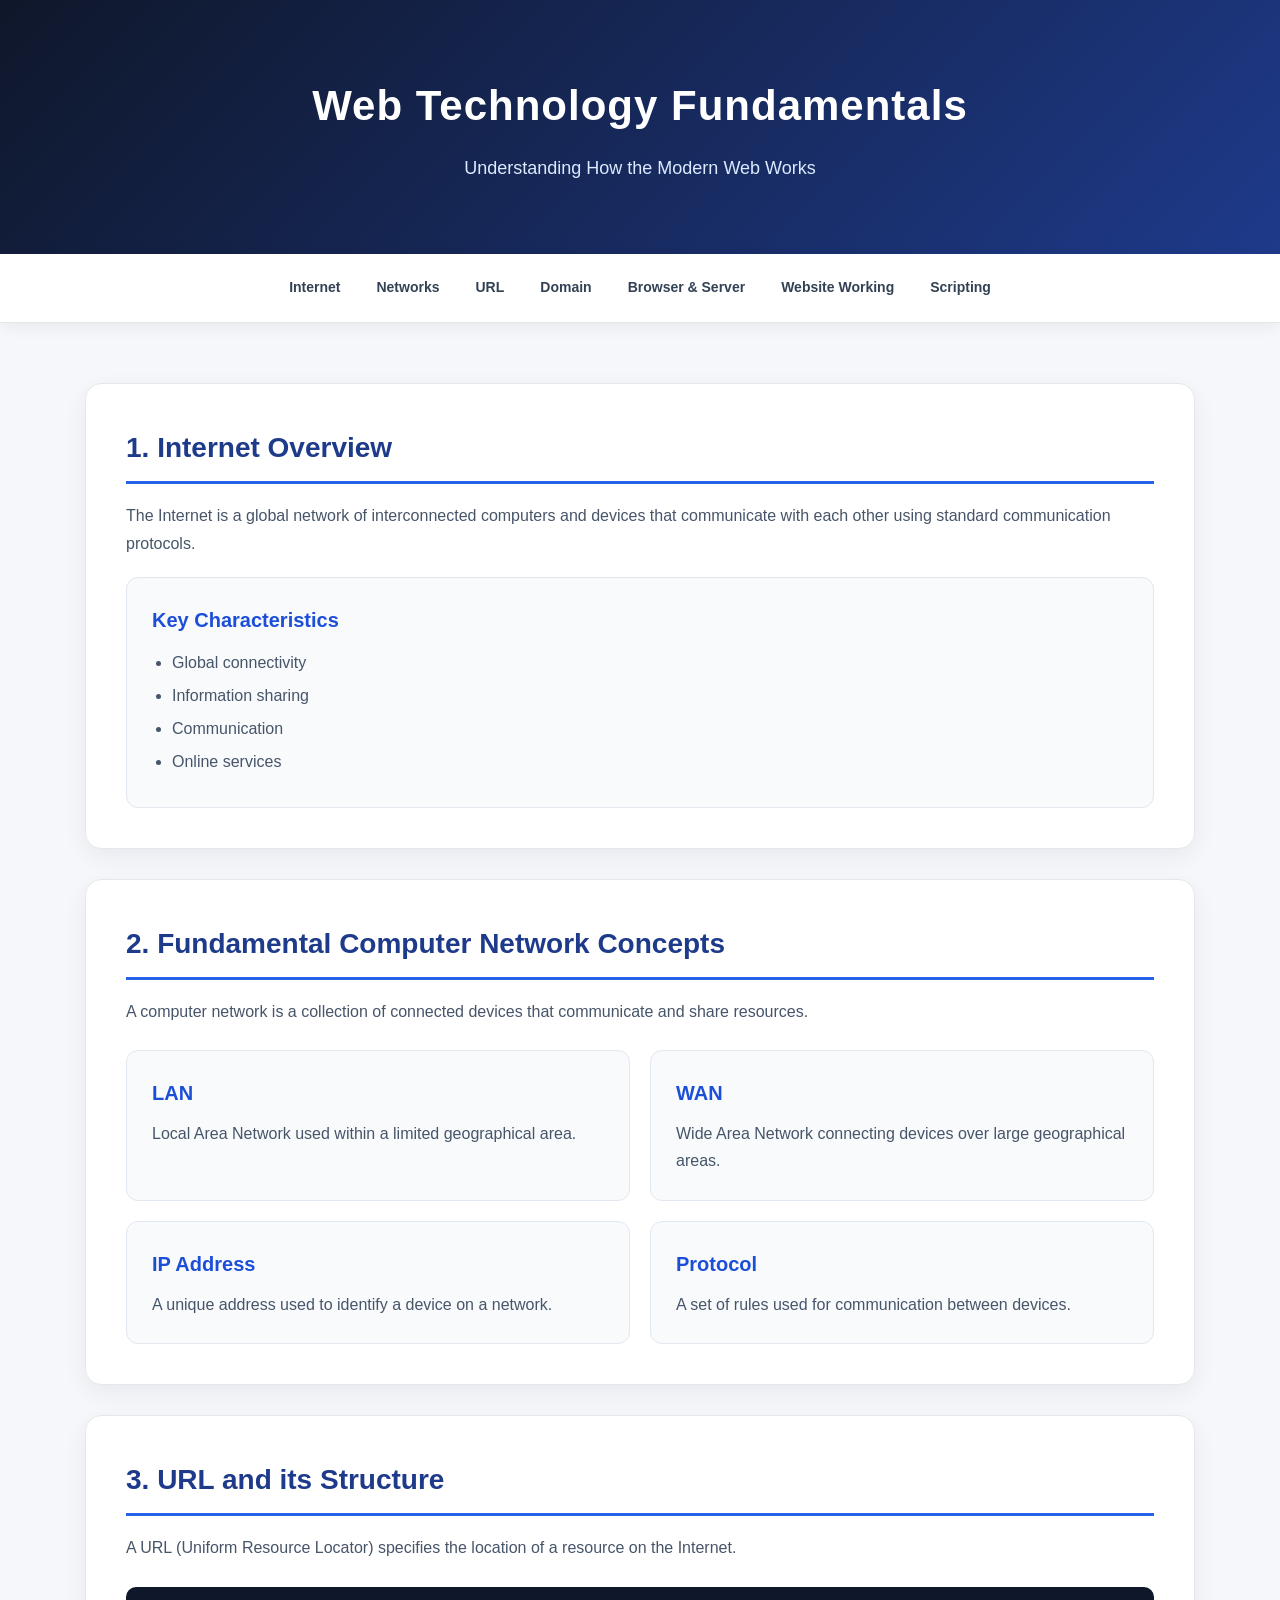
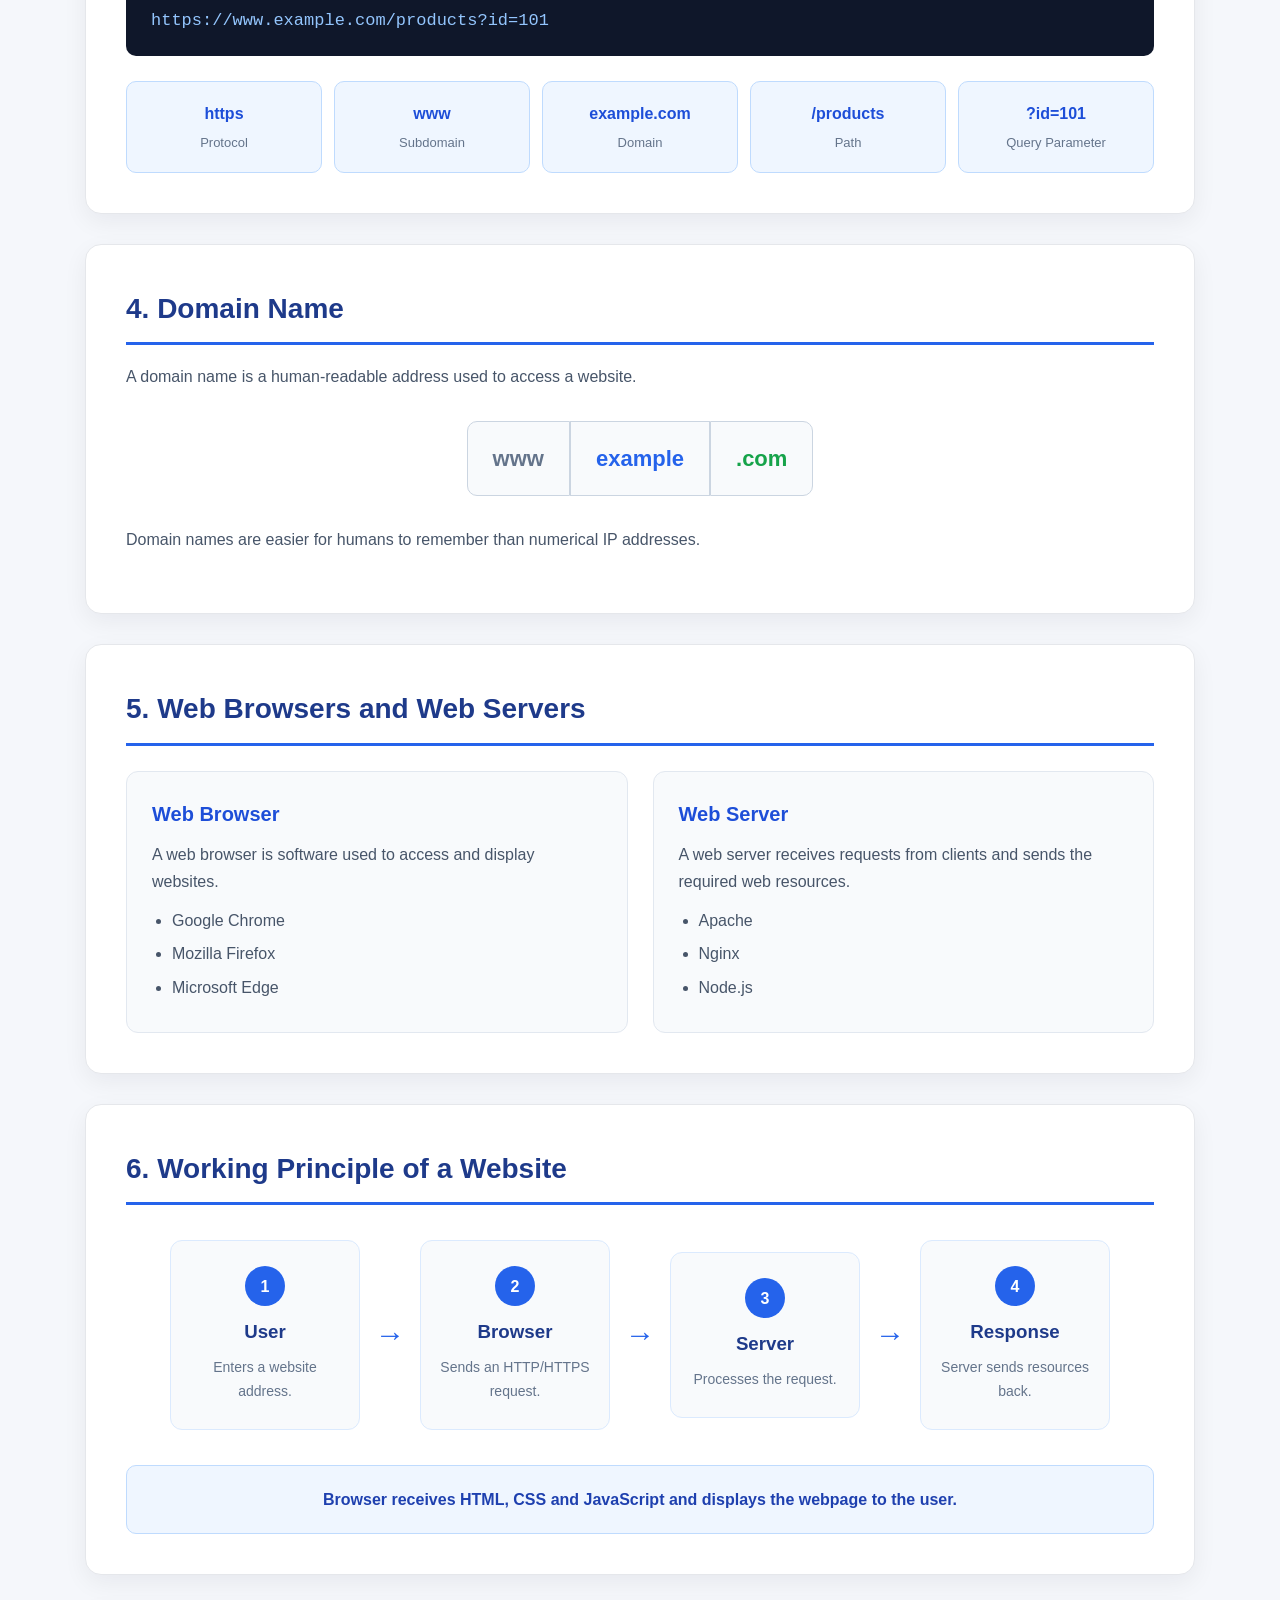
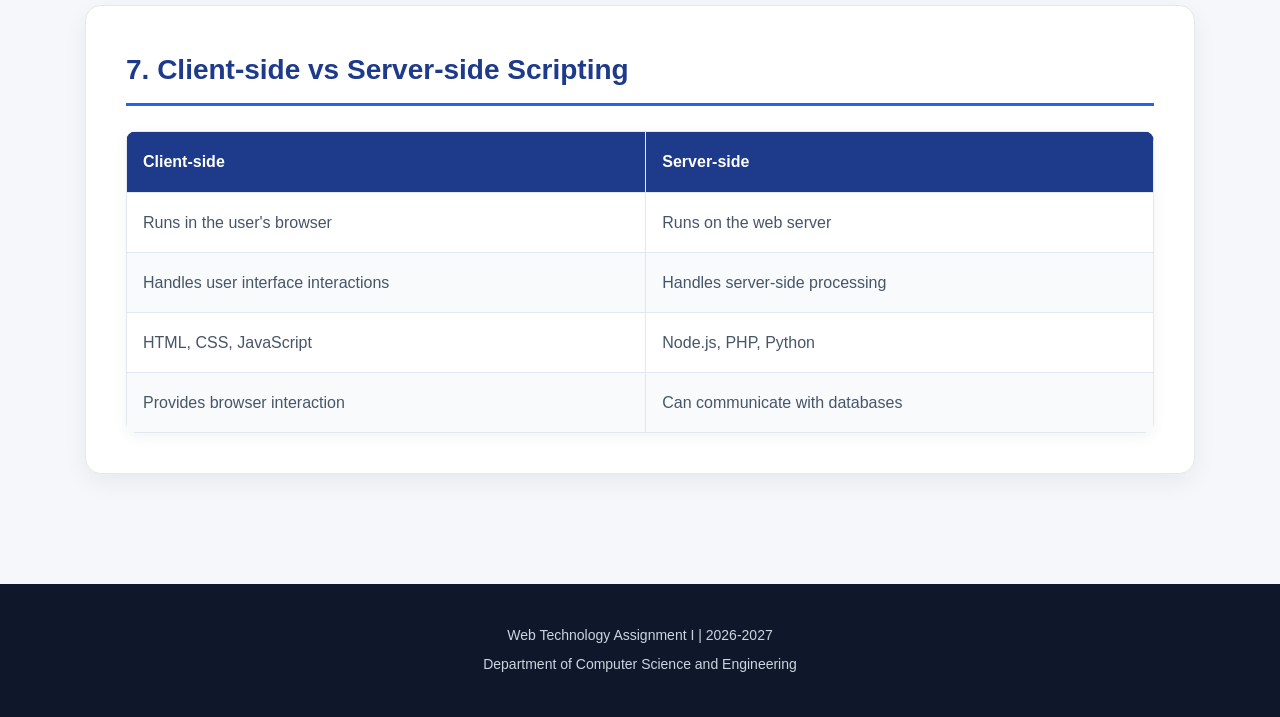
<file: Q1_Web_Fundamentals/index.html>
<!DOCTYPE html>
<html lang="en">

<head>
    <meta charset="UTF-8">

    <meta name="viewport" content="width=device-width, initial-scale=1.0">

    <title>Web Technology Fundamentals</title>

    <link rel="stylesheet" href="style.css">
</head>

<body>

    <!-- Header -->
    <header>
        <h1>Web Technology Fundamentals</h1>
        <p>Understanding How the Modern Web Works</p>
    </header>


    <!-- Navigation -->
    <nav>
        <a href="#internet">Internet</a>
        <a href="#network">Networks</a>
        <a href="#url">URL</a>
        <a href="#domain">Domain</a>
        <a href="#browser">Browser & Server</a>
        <a href="#working">Website Working</a>
        <a href="#scripting">Scripting</a>
    </nav>


    <main>

        <!-- 1. Internet Overview -->
        <section id="internet">

            <h2>1. Internet Overview</h2>

            <p>
                The Internet is a global network of interconnected
                computers and devices that communicate with each
                other using standard communication protocols.
            </p>

            <div class="info-card">

                <h3>Key Characteristics</h3>

                <ul>
                    <li>Global connectivity</li>
                    <li>Information sharing</li>
                    <li>Communication</li>
                    <li>Online services</li>
                </ul>

            </div>

        </section>


        <!-- 2. Network Concepts -->
        <section id="network">

            <h2>2. Fundamental Computer Network Concepts</h2>

            <p>
                A computer network is a collection of connected
                devices that communicate and share resources.
            </p>

            <div class="network-grid">

                <div class="info-card">
                    <h3>LAN</h3>
                    <p>
                        Local Area Network used within a limited
                        geographical area.
                    </p>
                </div>

                <div class="info-card">
                    <h3>WAN</h3>
                    <p>
                        Wide Area Network connecting devices over
                        large geographical areas.
                    </p>
                </div>

                <div class="info-card">
                    <h3>IP Address</h3>
                    <p>
                        A unique address used to identify a device
                        on a network.
                    </p>
                </div>

                <div class="info-card">
                    <h3>Protocol</h3>
                    <p>
                        A set of rules used for communication
                        between devices.
                    </p>
                </div>

            </div>

        </section>


        <!-- 3. URL -->
        <section id="url">

            <h2>3. URL and its Structure</h2>

            <p>
                A URL (Uniform Resource Locator) specifies the
                location of a resource on the Internet.
            </p>

            <div class="url-box">
                https://www.example.com/products?id=101
            </div>

            <div class="url-parts">

                <div>
                    <strong>https</strong>
                    <p>Protocol</p>
                </div>

                <div>
                    <strong>www</strong>
                    <p>Subdomain</p>
                </div>

                <div>
                    <strong>example.com</strong>
                    <p>Domain</p>
                </div>

                <div>
                    <strong>/products</strong>
                    <p>Path</p>
                </div>

                <div>
                    <strong>?id=101</strong>
                    <p>Query Parameter</p>
                </div>

            </div>

        </section>


        <!-- 4. Domain Name -->
        <section id="domain">

            <h2>4. Domain Name</h2>

            <p>
                A domain name is a human-readable address used
                to access a website.
            </p>

            <div class="domain-example">
                <span>www</span>
                <span>example</span>
                <span>.com</span>
            </div>

            <p>
                Domain names are easier for humans to remember
                than numerical IP addresses.
            </p>

        </section>


        <!-- 5. Browser and Server -->
        <section id="browser">

            <h2>5. Web Browsers and Web Servers</h2>

            <div class="comparison">

                <div class="info-card">

                    <h3>Web Browser</h3>

                    <p>
                        A web browser is software used to access
                        and display websites.
                    </p>

                    <ul>
                        <li>Google Chrome</li>
                        <li>Mozilla Firefox</li>
                        <li>Microsoft Edge</li>
                    </ul>

                </div>


                <div class="info-card">

                    <h3>Web Server</h3>

                    <p>
                        A web server receives requests from clients
                        and sends the required web resources.
                    </p>

                    <ul>
                        <li>Apache</li>
                        <li>Nginx</li>
                        <li>Node.js</li>
                    </ul>

                </div>

            </div>

        </section>


        <!-- 6. Website Working -->
        <section id="working">

            <h2>6. Working Principle of a Website</h2>

            <div class="workflow">

                <div class="step">
                    <span>1</span>
                    <h3>User</h3>
                    <p>Enters a website address.</p>
                </div>

                <div class="arrow">→</div>

                <div class="step">
                    <span>2</span>
                    <h3>Browser</h3>
                    <p>Sends an HTTP/HTTPS request.</p>
                </div>

                <div class="arrow">→</div>

                <div class="step">
                    <span>3</span>
                    <h3>Server</h3>
                    <p>Processes the request.</p>
                </div>

                <div class="arrow">→</div>

                <div class="step">
                    <span>4</span>
                    <h3>Response</h3>
                    <p>Server sends resources back.</p>
                </div>

            </div>

            <div class="workflow-result">

                Browser receives HTML, CSS and JavaScript
                and displays the webpage to the user.

            </div>

        </section>


        <!-- 7. Client vs Server -->
        <section id="scripting">

            <h2>7. Client-side vs Server-side Scripting</h2>

            <table>

                <thead>

                    <tr>
                        <th>Client-side</th>
                        <th>Server-side</th>
                    </tr>

                </thead>

                <tbody>

                    <tr>
                        <td>Runs in the user's browser</td>
                        <td>Runs on the web server</td>
                    </tr>

                    <tr>
                        <td>Handles user interface interactions</td>
                        <td>Handles server-side processing</td>
                    </tr>

                    <tr>
                        <td>HTML, CSS, JavaScript</td>
                        <td>Node.js, PHP, Python</td>
                    </tr>

                    <tr>
                        <td>Provides browser interaction</td>
                        <td>Can communicate with databases</td>
                    </tr>

                </tbody>

            </table>

        </section>

    </main>


    <!-- Footer -->
    <footer>

        <p>
            Web Technology Assignment I | 2026-2027
        </p>

        <p>
            Department of Computer Science and Engineering
        </p>

    </footer>

</body>

</html>
</file>
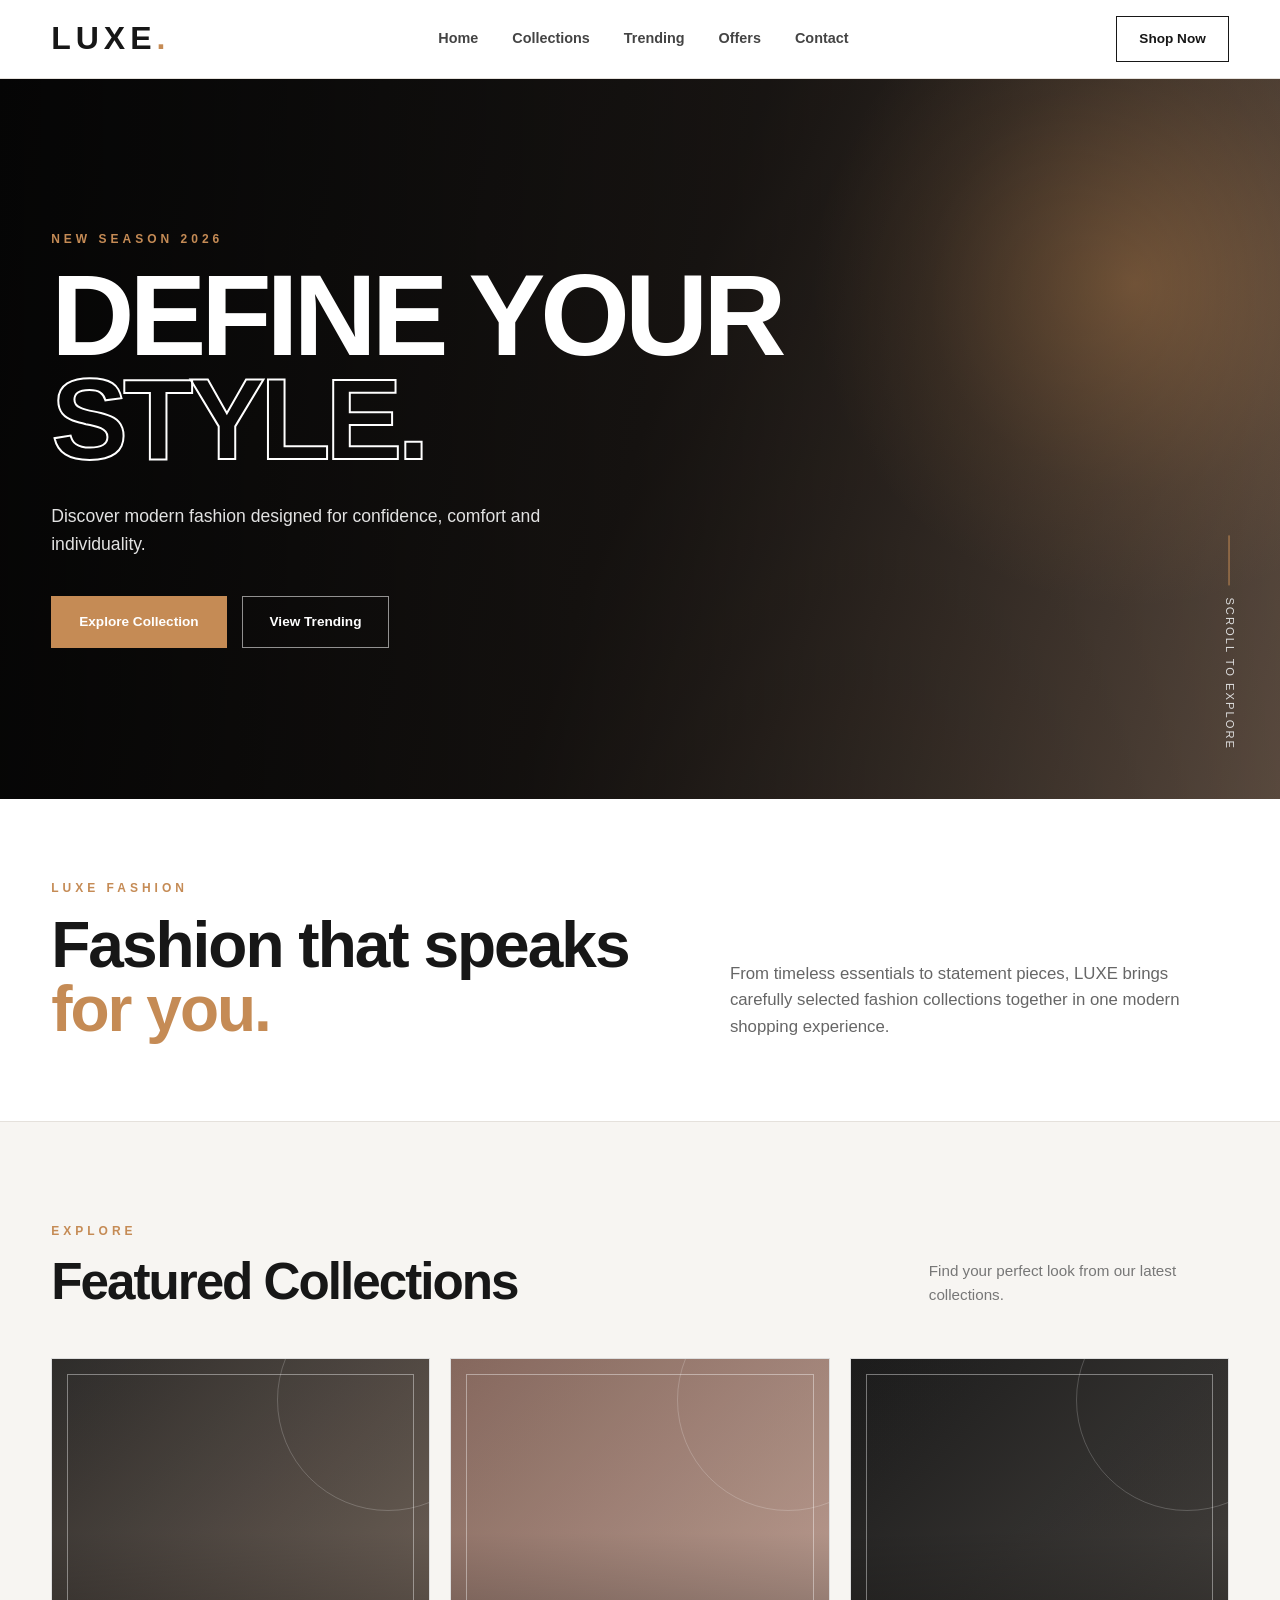
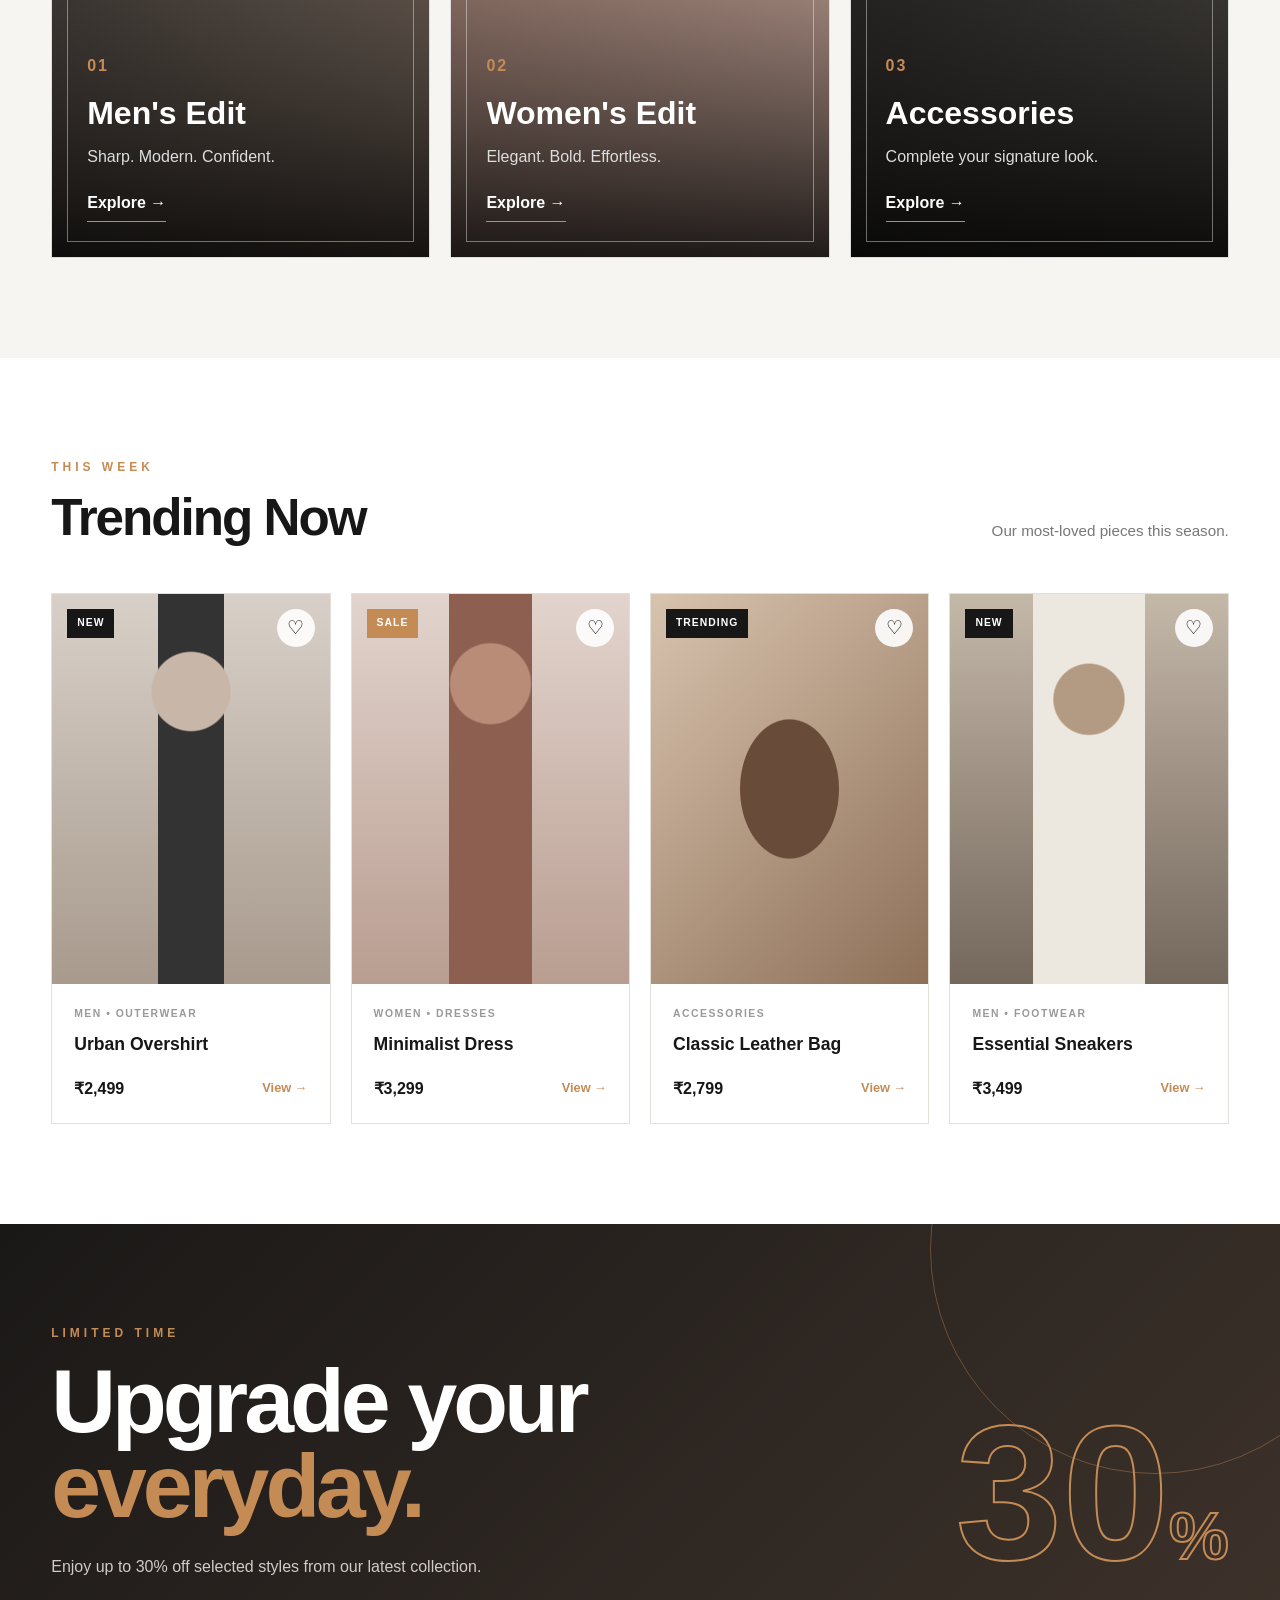
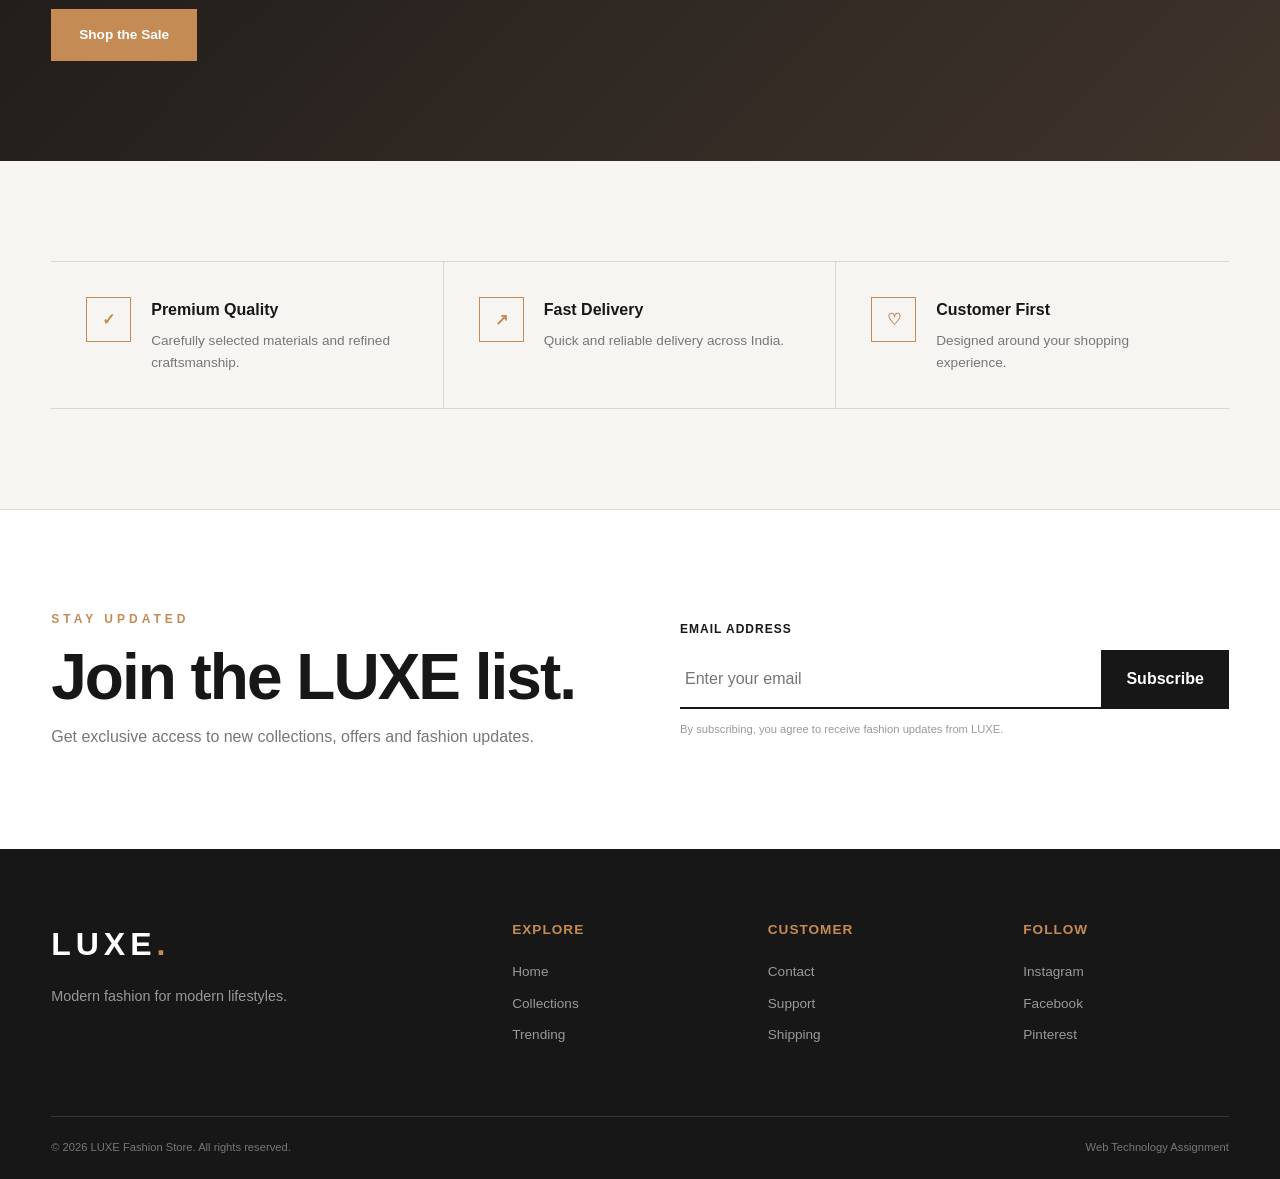
<file: Q3_Online_Fashion_Store/index.html>
<!DOCTYPE html>
<html lang="en">

<head>
    <meta charset="UTF-8">
    <meta name="viewport" content="width=device-width, initial-scale=1.0">

    <meta name="description"
        content="LUXE Fashion Store - Discover modern fashion, trending collections and exclusive offers.">

    <title>LUXE | Fashion Store</title>

    <link rel="stylesheet" href="style.css">
</head>

<body>

    <!-- ================================
         HEADER / NAVIGATION
    ================================= -->

    <header class="header">

        <div class="container nav-container">

            <a href="#home" class="logo">
                LUXE<span>.</span>
            </a>

            <nav class="navbar" aria-label="Main navigation">

                <a href="#home">Home</a>
                <a href="#collections">Collections</a>
                <a href="#products">Trending</a>
                <a href="#offer">Offers</a>
                <a href="#contact">Contact</a>

            </nav>

            <a href="#products" class="nav-button">
                Shop Now
            </a>

        </div>

    </header>


    <main>

        <!-- ================================
             HERO SECTION
        ================================= -->

        <section class="hero" id="home">

            <div class="hero-background"></div>

            <div class="hero-overlay"></div>

            <div class="container hero-content">

                <p class="hero-label">
                    NEW SEASON 2026
                </p>

                <h1>
                    DEFINE YOUR
                    <span>STYLE.</span>
                </h1>

                <p class="hero-description">
                    Discover modern fashion designed for
                    confidence, comfort and individuality.
                </p>

                <div class="hero-buttons">

                    <a href="#collections" class="primary-button">
                        Explore Collection
                    </a>

                    <a href="#products" class="secondary-button">
                        View Trending
                    </a>

                </div>

            </div>

            <div class="scroll-indicator">
                <span></span>
                Scroll to explore
            </div>

        </section>


        <!-- ================================
             INTRODUCTION
        ================================= -->

        <section class="intro">

            <div class="container intro-grid">

                <div>

                    <p class="section-label">
                        LUXE FASHION
                    </p>

                    <h2>
                        Fashion that speaks
                        <em>for you.</em>
                    </h2>

                </div>

                <p class="intro-text">
                    From timeless essentials to statement pieces,
                    LUXE brings carefully selected fashion collections
                    together in one modern shopping experience.
                </p>

            </div>

        </section>


        <!-- ================================
             COLLECTIONS
        ================================= -->

        <section class="section collections" id="collections">

            <div class="container">

                <div class="section-heading">

                    <div>

                        <p class="section-label">
                            EXPLORE
                        </p>

                        <h2>
                            Featured Collections
                        </h2>

                    </div>

                    <p>
                        Find your perfect look from our
                        latest collections.
                    </p>

                </div>


                <div class="collection-grid">

                    <!-- COLLECTION 1 -->

                    <article class="collection-card collection-men">

                        <div class="collection-overlay"></div>

                        <div class="collection-content">

                            <span class="collection-number">
                                01
                            </span>

                            <h3>
                                Men's Edit
                            </h3>

                            <p>
                                Sharp. Modern. Confident.
                            </p>

                            <a href="#products">
                                Explore →
                            </a>

                        </div>

                    </article>


                    <!-- COLLECTION 2 -->

                    <article class="collection-card collection-women">

                        <div class="collection-overlay"></div>

                        <div class="collection-content">

                            <span class="collection-number">
                                02
                            </span>

                            <h3>
                                Women's Edit
                            </h3>

                            <p>
                                Elegant. Bold. Effortless.
                            </p>

                            <a href="#products">
                                Explore →
                            </a>

                        </div>

                    </article>


                    <!-- COLLECTION 3 -->

                    <article class="collection-card collection-accessories">

                        <div class="collection-overlay"></div>

                        <div class="collection-content">

                            <span class="collection-number">
                                03
                            </span>

                            <h3>
                                Accessories
                            </h3>

                            <p>
                                Complete your signature look.
                            </p>

                            <a href="#products">
                                Explore →
                            </a>

                        </div>

                    </article>

                </div>

            </div>

        </section>


        <!-- ================================
             TRENDING PRODUCTS
        ================================= -->

        <section class="section products" id="products">

            <div class="container">

                <div class="section-heading">

                    <div>

                        <p class="section-label">
                            THIS WEEK
                        </p>

                        <h2>
                            Trending Now
                        </h2>

                    </div>

                    <p>
                        Our most-loved pieces this season.
                    </p>

                </div>


                <div class="product-grid">

                    <!-- PRODUCT 1 -->

                    <article class="product-card">

                        <div class="product-image product-one">

                            <span class="product-badge">
                                NEW
                            </span>

                            <button
                                class="wishlist"
                                type="button"
                                aria-label="Add Urban Overshirt to wishlist">
                                ♡
                            </button>

                        </div>

                        <div class="product-info">

                            <p class="product-category">
                                MEN • OUTERWEAR
                            </p>

                            <h3>
                                Urban Overshirt
                            </h3>

                            <div class="product-bottom">

                                <span class="price">
                                    ₹2,499
                                </span>

                                <a href="#contact">
                                    View →
                                </a>

                            </div>

                        </div>

                    </article>


                    <!-- PRODUCT 2 -->

                    <article class="product-card">

                        <div class="product-image product-two">

                            <span class="product-badge sale">
                                SALE
                            </span>

                            <button
                                class="wishlist"
                                type="button"
                                aria-label="Add Minimalist Dress to wishlist">
                                ♡
                            </button>

                        </div>

                        <div class="product-info">

                            <p class="product-category">
                                WOMEN • DRESSES
                            </p>

                            <h3>
                                Minimalist Dress
                            </h3>

                            <div class="product-bottom">

                                <span class="price">
                                    ₹3,299
                                </span>

                                <a href="#contact">
                                    View →
                                </a>

                            </div>

                        </div>

                    </article>


                    <!-- PRODUCT 3 -->

                    <article class="product-card">

                        <div class="product-image product-three">

                            <span class="product-badge">
                                TRENDING
                            </span>

                            <button
                                class="wishlist"
                                type="button"
                                aria-label="Add Classic Leather Bag to wishlist">
                                ♡
                            </button>

                        </div>

                        <div class="product-info">

                            <p class="product-category">
                                ACCESSORIES
                            </p>

                            <h3>
                                Classic Leather Bag
                            </h3>

                            <div class="product-bottom">

                                <span class="price">
                                    ₹2,799
                                </span>

                                <a href="#contact">
                                    View →
                                </a>

                            </div>

                        </div>

                    </article>


                    <!-- PRODUCT 4 -->

                    <article class="product-card">

                        <div class="product-image product-four">

                            <span class="product-badge">
                                NEW
                            </span>

                            <button
                                class="wishlist"
                                type="button"
                                aria-label="Add Essential Sneakers to wishlist">
                                ♡
                            </button>

                        </div>

                        <div class="product-info">

                            <p class="product-category">
                                MEN • FOOTWEAR
                            </p>

                            <h3>
                                Essential Sneakers
                            </h3>

                            <div class="product-bottom">

                                <span class="price">
                                    ₹3,499
                                </span>

                                <a href="#contact">
                                    View →
                                </a>

                            </div>

                        </div>

                    </article>

                </div>

            </div>

        </section>


        <!-- ================================
             PROMOTIONAL OFFER
        ================================= -->

        <section class="offer" id="offer">

            <div class="offer-circle"></div>

            <div class="container offer-container">

                <div class="offer-content">

                    <p class="section-label">
                        LIMITED TIME
                    </p>

                    <h2>
                        Upgrade your
                        <span>everyday.</span>
                    </h2>

                    <p>
                        Enjoy up to 30% off selected styles
                        from our latest collection.
                    </p>

                    <a href="#products" class="primary-button">
                        Shop the Sale
                    </a>

                </div>

                <div class="offer-number">
                    30<span>%</span>
                </div>

            </div>

        </section>


        <!-- ================================
             FEATURES
        ================================= -->

        <section class="section features">

            <div class="container">

                <div class="feature-grid">

                    <div class="feature-item">

                        <div class="feature-icon">
                            ✓
                        </div>

                        <div>

                            <h3>
                                Premium Quality
                            </h3>

                            <p>
                                Carefully selected materials
                                and refined craftsmanship.
                            </p>

                        </div>

                    </div>


                    <div class="feature-item">

                        <div class="feature-icon">
                            ↗
                        </div>

                        <div>

                            <h3>
                                Fast Delivery
                            </h3>

                            <p>
                                Quick and reliable delivery
                                across India.
                            </p>

                        </div>

                    </div>


                    <div class="feature-item">

                        <div class="feature-icon">
                            ♡
                        </div>

                        <div>

                            <h3>
                                Customer First
                            </h3>

                            <p>
                                Designed around your
                                shopping experience.
                            </p>

                        </div>

                    </div>

                </div>

            </div>

        </section>


        <!-- ================================
             NEWSLETTER
        ================================= -->

        <section class="newsletter" id="contact">

            <div class="container newsletter-grid">

                <div>

                    <p class="section-label">
                        STAY UPDATED
                    </p>

                    <h2>
                        Join the LUXE list.
                    </h2>

                    <p>
                        Get exclusive access to new collections,
                        offers and fashion updates.
                    </p>

                </div>


                <form class="newsletter-form">

                    <label for="email">
                        Email Address
                    </label>

                    <div class="email-box">

                        <input
                            type="email"
                            id="email"
                            name="email"
                            placeholder="Enter your email"
                            required
                        >

                        <button type="submit">
                            Subscribe
                        </button>

                    </div>

                    <small>
                        By subscribing, you agree to receive
                        fashion updates from LUXE.
                    </small>

                </form>

            </div>

        </section>

    </main>


    <!-- ================================
         FOOTER
    ================================= -->

    <footer class="footer">

        <div class="container footer-grid">

            <div class="footer-brand">

                <a href="#home" class="logo footer-logo">
                    LUXE<span>.</span>
                </a>

                <p>
                    Modern fashion for modern lifestyles.
                </p>

            </div>


            <div>

                <h3>
                    Explore
                </h3>

                <a href="#home">Home</a>
                <a href="#collections">Collections</a>
                <a href="#products">Trending</a>

            </div>


            <div>

                <h3>
                    Customer
                </h3>

                <a href="#contact">Contact</a>
                <a href="#contact">Support</a>
                <a href="#contact">Shipping</a>

            </div>


            <div>

                <h3>
                    Follow
                </h3>

                <a href="#contact">Instagram</a>
                <a href="#contact">Facebook</a>
                <a href="#contact">Pinterest</a>

            </div>

        </div>


        <div class="container footer-bottom">

            <p>
                © 2026 LUXE Fashion Store.
                All rights reserved.
            </p>

            <p>
                Web Technology Assignment
            </p>

        </div>

    </footer>

</body>

</html>
</file>
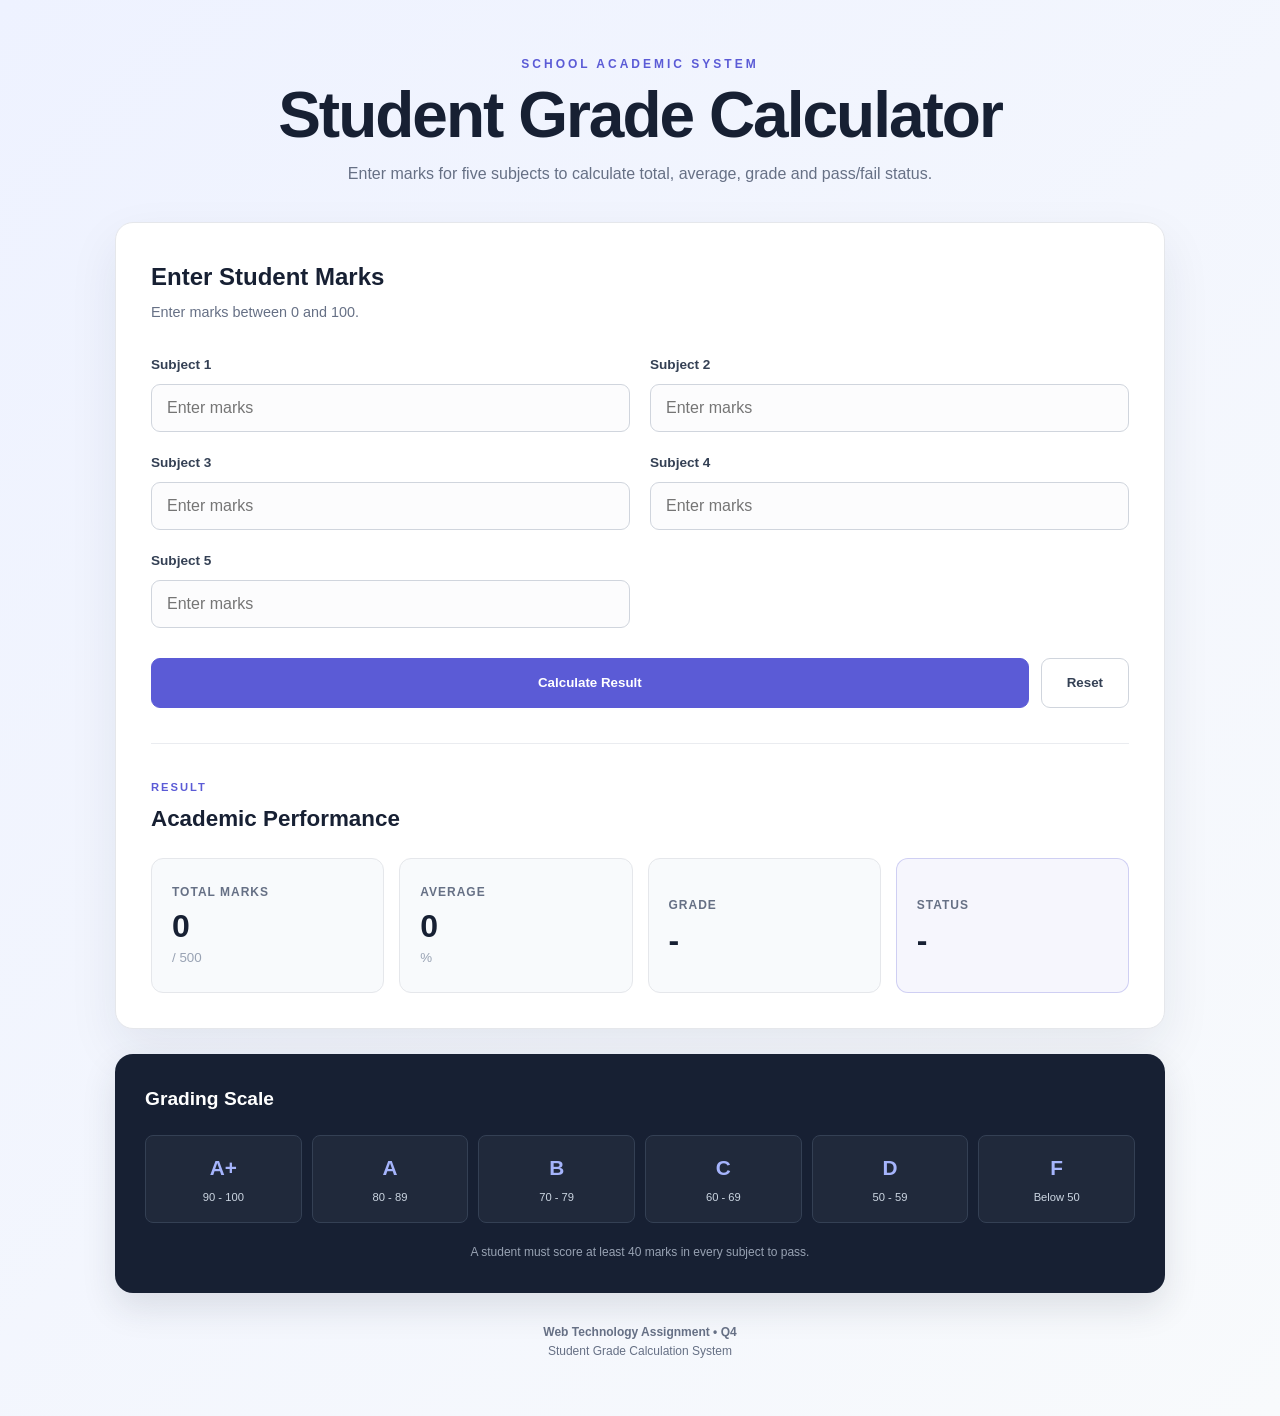
<file: Q4_Student_Grade_Calculator/index.html>
<!DOCTYPE html>
<html lang="en">

<head>
    <meta charset="UTF-8">

    <meta name="viewport"
        content="width=device-width, initial-scale=1.0">

    <title>Student Grade Calculator</title>

    <link rel="stylesheet" href="style.css">
</head>

<body>

    <!-- Main Application -->
    <main class="app">

        <!-- Header -->
        <section class="header">

            <p class="subtitle">
                SCHOOL ACADEMIC SYSTEM
            </p>

            <h1>
                Student Grade Calculator
            </h1>

            <p class="description">
                Enter marks for five subjects to calculate
                total, average, grade and pass/fail status.
            </p>

        </section>


        <!-- Calculator Card -->
        <section class="calculator-card">

            <form id="gradeForm">

                <div class="form-header">

                    <h2>
                        Enter Student Marks
                    </h2>

                    <p>
                        Enter marks between 0 and 100.
                    </p>

                </div>


                <!-- Subject Inputs -->

                <div class="subjects">

                    <div class="subject">

                        <label for="subject1">
                            Subject 1
                        </label>

                        <input
                            type="number"
                            id="subject1"
                            min="0"
                            max="100"
                            placeholder="Enter marks"
                            required
                        >

                    </div>


                    <div class="subject">

                        <label for="subject2">
                            Subject 2
                        </label>

                        <input
                            type="number"
                            id="subject2"
                            min="0"
                            max="100"
                            placeholder="Enter marks"
                            required
                        >

                    </div>


                    <div class="subject">

                        <label for="subject3">
                            Subject 3
                        </label>

                        <input
                            type="number"
                            id="subject3"
                            min="0"
                            max="100"
                            placeholder="Enter marks"
                            required
                        >

                    </div>


                    <div class="subject">

                        <label for="subject4">
                            Subject 4
                        </label>

                        <input
                            type="number"
                            id="subject4"
                            min="0"
                            max="100"
                            placeholder="Enter marks"
                            required
                        >

                    </div>


                    <div class="subject">

                        <label for="subject5">
                            Subject 5
                        </label>

                        <input
                            type="number"
                            id="subject5"
                            min="0"
                            max="100"
                            placeholder="Enter marks"
                            required
                        >

                    </div>

                </div>


                <!-- Buttons -->

                <div class="buttons">

                    <button
                        type="submit"
                        class="calculate-btn">
                        Calculate Result
                    </button>

                    <button
                        type="reset"
                        class="reset-btn"
                        id="resetBtn">
                        Reset
                    </button>

                </div>

            </form>


            <!-- Result Section -->

            <section
                class="result"
                id="result"
                aria-live="polite">

                <div class="result-header">

                    <p>
                        RESULT
                    </p>

                    <h2>
                        Academic Performance
                    </h2>

                </div>


                <div class="result-grid">

                    <div class="result-box">

                        <span>
                            Total Marks
                        </span>

                        <strong id="total">
                            0
                        </strong>

                        <small>
                            / 500
                        </small>

                    </div>


                    <div class="result-box">

                        <span>
                            Average
                        </span>

                        <strong id="average">
                            0
                        </strong>

                        <small>
                            %
                        </small>

                    </div>


                    <div class="result-box">

                        <span>
                            Grade
                        </span>

                        <strong id="grade">
                            -
                        </strong>

                    </div>


                    <div class="result-box status-box">

                        <span>
                            Status
                        </span>

                        <strong id="status">
                            -
                        </strong>

                    </div>

                </div>


                <div
                    class="message"
                    id="message">
                </div>

            </section>

        </section>


        <!-- Grading Information -->

        <section class="grading-scale">

            <h2>
                Grading Scale
            </h2>

            <div class="scale-grid">

                <div>
                    <strong>A+</strong>
                    <span>90 - 100</span>
                </div>

                <div>
                    <strong>A</strong>
                    <span>80 - 89</span>
                </div>

                <div>
                    <strong>B</strong>
                    <span>70 - 79</span>
                </div>

                <div>
                    <strong>C</strong>
                    <span>60 - 69</span>
                </div>

                <div>
                    <strong>D</strong>
                    <span>50 - 59</span>
                </div>

                <div>
                    <strong>F</strong>
                    <span>Below 50</span>
                </div>

            </div>

            <p class="note">
                A student must score at least 40 marks
                in every subject to pass.
            </p>

        </section>


        <!-- Footer -->

        <footer>

            <p>
                Web Technology Assignment • Q4
            </p>

            <p>
                Student Grade Calculation System
            </p>

        </footer>

    </main>


    <!-- JavaScript -->

    <script src="script.js"></script>

</body>

</html>
</file>
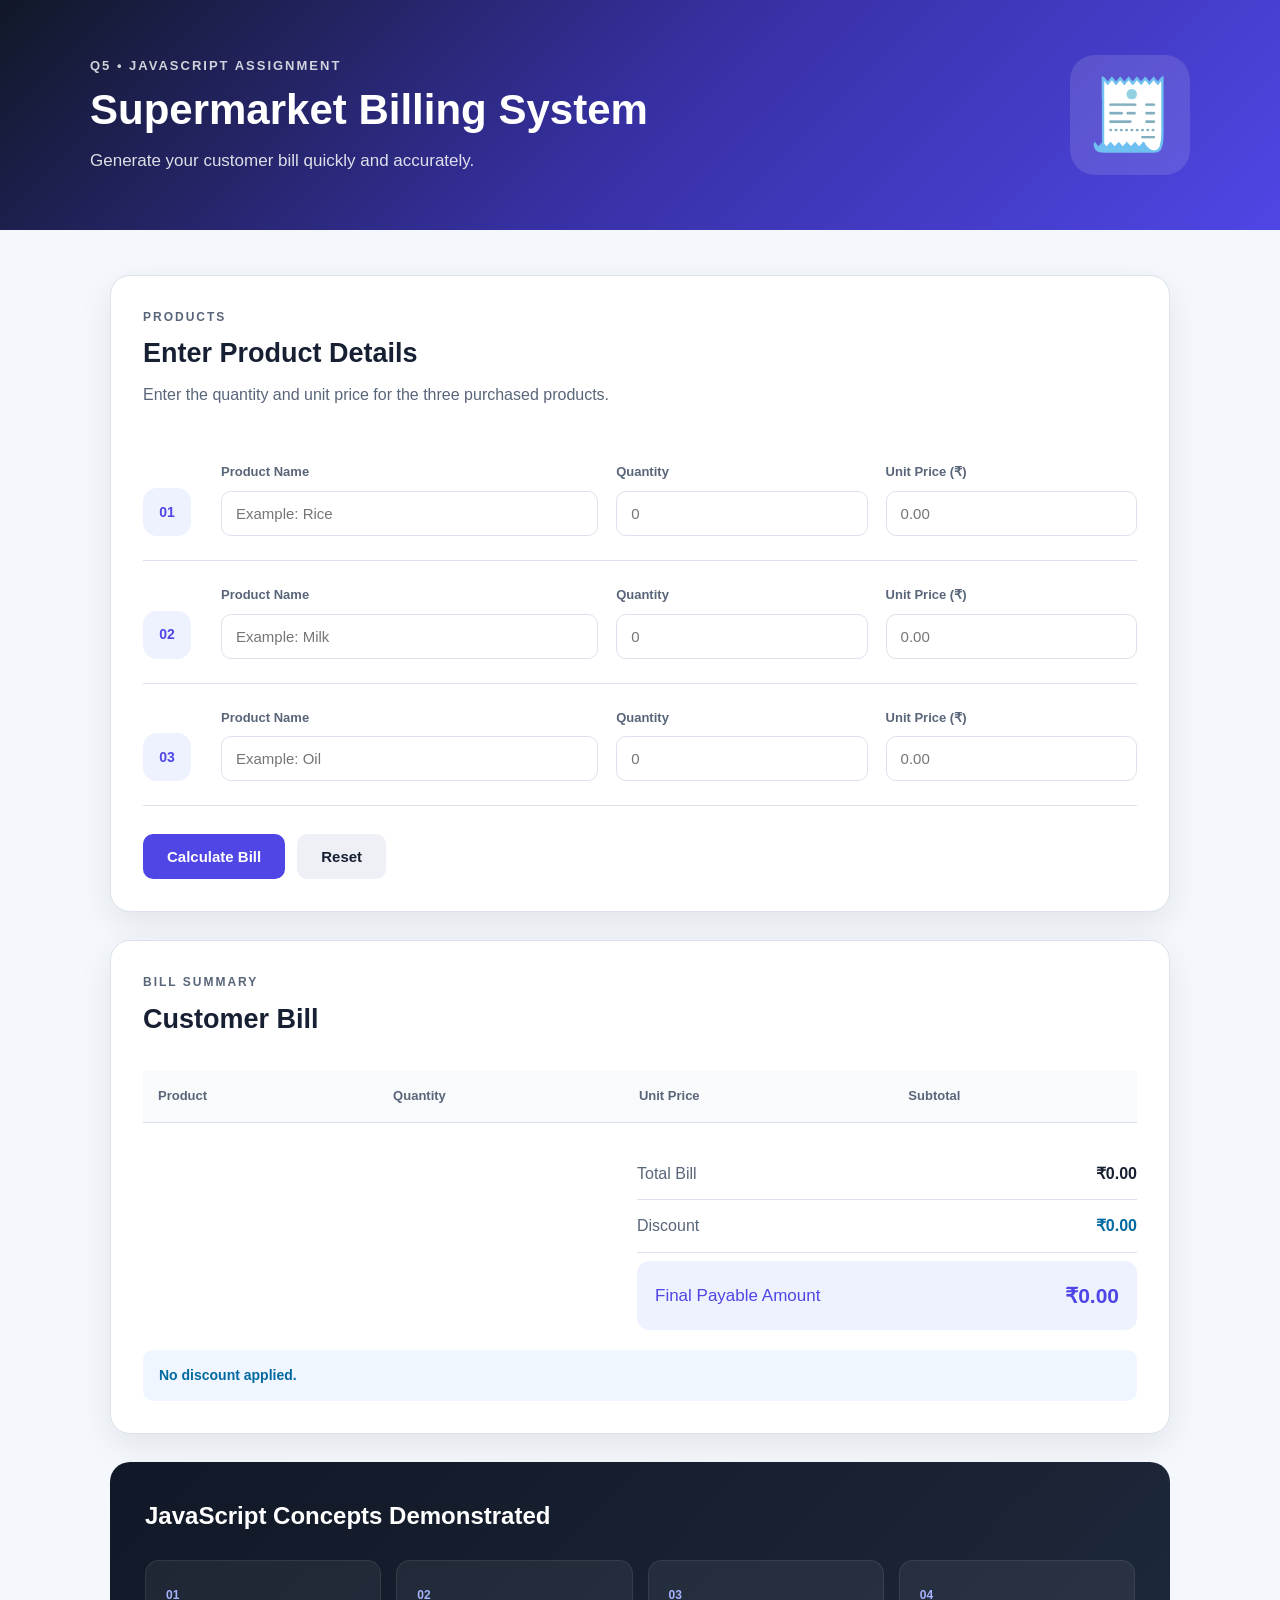
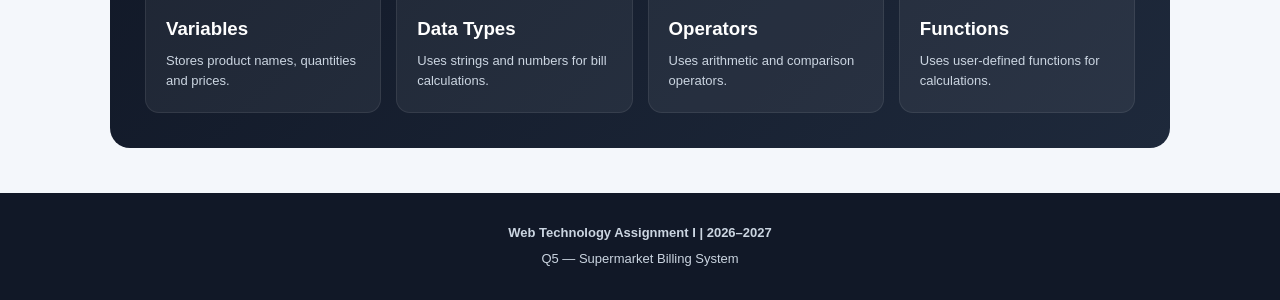
<file: Q5_Supermarket_Billing/index.html>
<!DOCTYPE html>
<html lang="en">

<head>

    <meta charset="UTF-8">

    <meta name="viewport" content="width=device-width, initial-scale=1.0">

    <title>Supermarket Billing System</title>

    <link rel="stylesheet" href="style.css">

</head>


<body>

    <!-- =========================================
         HEADER
    ========================================== -->

    <header class="header">

        <div class="header-content">

            <div>

                <p class="eyebrow">
                    Q5 • JAVASCRIPT ASSIGNMENT
                </p>

                <h1>
                    Supermarket Billing System
                </h1>

                <p class="subtitle">
                    Generate your customer bill quickly and accurately.
                </p>

            </div>

            <div class="receipt-icon">
                🧾
            </div>

        </div>

    </header>


    <!-- =========================================
         MAIN CONTENT
    ========================================== -->

    <main class="container">


        <!-- =====================================
             PRODUCT INPUT SECTION
        ====================================== -->

        <section class="card">

            <div class="section-heading">

                <p class="section-label">
                    PRODUCTS
                </p>

                <h2>
                    Enter Product Details
                </h2>

                <p>
                    Enter the quantity and unit price
                    for the three purchased products.
                </p>

            </div>


            <!-- PRODUCT 1 -->

            <div class="product-row">

                <div class="product-number">
                    01
                </div>


                <div class="product-details">

                    <label for="product1">
                        Product Name
                    </label>

                    <input
                        type="text"
                        id="product1"
                        placeholder="Example: Rice"
                    >

                </div>


                <div class="product-details">

                    <label for="quantity1">
                        Quantity
                    </label>

                    <input
                        type="number"
                        id="quantity1"
                        min="1"
                        step="1"
                        placeholder="0"
                    >

                </div>


                <div class="product-details">

                    <label for="price1">
                        Unit Price (₹)
                    </label>

                    <input
                        type="number"
                        id="price1"
                        min="0"
                        step="0.01"
                        placeholder="0.00"
                    >

                </div>

            </div>


            <!-- PRODUCT 2 -->

            <div class="product-row">

                <div class="product-number">
                    02
                </div>


                <div class="product-details">

                    <label for="product2">
                        Product Name
                    </label>

                    <input
                        type="text"
                        id="product2"
                        placeholder="Example: Milk"
                    >

                </div>


                <div class="product-details">

                    <label for="quantity2">
                        Quantity
                    </label>

                    <input
                        type="number"
                        id="quantity2"
                        min="1"
                        step="1"
                        placeholder="0"
                    >

                </div>


                <div class="product-details">

                    <label for="price2">
                        Unit Price (₹)
                    </label>

                    <input
                        type="number"
                        id="price2"
                        min="0"
                        step="0.01"
                        placeholder="0.00"
                    >

                </div>

            </div>


            <!-- PRODUCT 3 -->

            <div class="product-row">

                <div class="product-number">
                    03
                </div>


                <div class="product-details">

                    <label for="product3">
                        Product Name
                    </label>

                    <input
                        type="text"
                        id="product3"
                        placeholder="Example: Oil"
                    >

                </div>


                <div class="product-details">

                    <label for="quantity3">
                        Quantity
                    </label>

                    <input
                        type="number"
                        id="quantity3"
                        min="1"
                        step="1"
                        placeholder="0"
                    >

                </div>


                <div class="product-details">

                    <label for="price3">
                        Unit Price (₹)
                    </label>

                    <input
                        type="number"
                        id="price3"
                        min="0"
                        step="0.01"
                        placeholder="0.00"
                    >

                </div>

            </div>


            <!-- ERROR MESSAGE -->

            <div
                id="errorMessage"
                class="error-message">
            </div>


            <!-- BUTTONS -->

            <div class="button-container">

                <button
                    type="button"
                    id="calculateButton"
                    class="calculate-button">

                    Calculate Bill

                </button>


                <button
                    type="button"
                    id="resetButton"
                    class="reset-button">

                    Reset

                </button>

            </div>

        </section>


        <!-- =====================================
             BILL RESULT SECTION
        ====================================== -->

        <section class="card result-card">

            <div class="section-heading">

                <p class="section-label">
                    BILL SUMMARY
                </p>

                <h2>
                    Customer Bill
                </h2>

            </div>


            <!-- BILL TABLE -->

            <div class="table-wrapper">

                <table>

                    <thead>

                        <tr>

                            <th>
                                Product
                            </th>

                            <th>
                                Quantity
                            </th>

                            <th>
                                Unit Price
                            </th>

                            <th>
                                Subtotal
                            </th>

                        </tr>

                    </thead>


                    <tbody id="billTableBody">

                        <!-- JavaScript inserts bill rows here -->

                    </tbody>

                </table>

            </div>


            <!-- BILL SUMMARY -->

            <div class="bill-summary">

                <div class="summary-row">

                    <span>
                        Total Bill
                    </span>

                    <strong id="totalAmount">
                        ₹0.00
                    </strong>

                </div>


                <div class="summary-row discount-row">

                    <span>
                        Discount
                    </span>

                    <strong id="discountAmount">
                        ₹0.00
                    </strong>

                </div>


                <div class="summary-row final-row">

                    <span>
                        Final Payable Amount
                    </span>

                    <strong id="finalAmount">
                        ₹0.00
                    </strong>

                </div>

            </div>


            <!-- DISCOUNT MESSAGE -->

            <div
                id="discountMessage"
                class="discount-message">

                No discount applied.

            </div>

        </section>


        <!-- =====================================
             JAVASCRIPT CONCEPTS
        ====================================== -->

        <section class="concept-card">

            <h2>
                JavaScript Concepts Demonstrated
            </h2>


            <div class="concept-grid">


                <div class="concept">

                    <span>
                        01
                    </span>

                    <h3>
                        Variables
                    </h3>

                    <p>
                        Stores product names,
                        quantities and prices.
                    </p>

                </div>


                <div class="concept">

                    <span>
                        02
                    </span>

                    <h3>
                        Data Types
                    </h3>

                    <p>
                        Uses strings and numbers
                        for bill calculations.
                    </p>

                </div>


                <div class="concept">

                    <span>
                        03
                    </span>

                    <h3>
                        Operators
                    </h3>

                    <p>
                        Uses arithmetic and
                        comparison operators.
                    </p>

                </div>


                <div class="concept">

                    <span>
                        04
                    </span>

                    <h3>
                        Functions
                    </h3>

                    <p>
                        Uses user-defined functions
                        for calculations.
                    </p>

                </div>

            </div>

        </section>

    </main>


    <!-- =========================================
         FOOTER
    ========================================== -->

    <footer>

        <p>
            Web Technology Assignment I | 2026–2027
        </p>

        <p>
            Q5 — Supermarket Billing System
        </p>

    </footer>


    <!-- =========================================
         JAVASCRIPT CONNECTION
    ========================================== -->

    <script src="script.js"></script>

</body>

</html>
</file>
<file: Q1_Web_Fundamentals/style.css>
/* =========================================
   WEB TECHNOLOGY FUNDAMENTALS
   Q1 - Professional Assignment Design
   ========================================= */

/* ---------- Global Styles ---------- */

* {
    margin: 0;
    padding: 0;
    box-sizing: border-box;
}

html {
    scroll-behavior: smooth;
}

body {
    font-family: "Segoe UI", Arial, sans-serif;
    line-height: 1.7;
    background: #f5f7fb;
    color: #1f2937;
}


/* ---------- Header ---------- */

header {
    background: linear-gradient(135deg, #0f172a, #1e3a8a);
    color: white;
    text-align: center;
    padding: 70px 20px;
}

header h1 {
    font-size: 42px;
    font-weight: 700;
    letter-spacing: 1px;
    margin-bottom: 12px;
}

header p {
    font-size: 18px;
    color: #dbeafe;
}


/* ---------- Navigation ---------- */

nav {
    position: sticky;
    top: 0;
    z-index: 1000;

    display: flex;
    justify-content: center;
    align-items: center;
    flex-wrap: wrap;
    gap: 8px;

    padding: 14px 20px;

    background: #ffffff;
    border-bottom: 1px solid #e5e7eb;

    box-shadow: 0 4px 15px rgba(0, 0, 0, 0.06);
}

nav a {
    text-decoration: none;
    color: #334155;

    font-size: 14px;
    font-weight: 600;

    padding: 8px 14px;
    border-radius: 8px;

    transition: all 0.3s ease;
}

nav a:hover {
    background: #2563eb;
    color: white;
    transform: translateY(-2px);
}


/* ---------- Main Container ---------- */

main {
    max-width: 1150px;
    margin: 0 auto;
    padding: 30px 20px;
}


/* ---------- Sections ---------- */

section {
    background: white;

    margin: 30px 0;
    padding: 40px;

    border-radius: 16px;

    border: 1px solid #e5e7eb;

    box-shadow: 0 8px 25px rgba(15, 23, 42, 0.06);

    scroll-margin-top: 80px;
}

section h2 {
    color: #1e3a8a;

    font-size: 28px;

    margin-bottom: 18px;

    padding-bottom: 10px;

    border-bottom: 3px solid #2563eb;
}

section > p {
    color: #475569;
    font-size: 16px;
    margin-bottom: 20px;
}


/* ---------- Information Cards ---------- */

.info-card {
    background: #f8fafc;

    padding: 25px;

    border-radius: 12px;

    border: 1px solid #e2e8f0;

    transition: all 0.3s ease;
}

.info-card:hover {
    transform: translateY(-5px);

    box-shadow: 0 10px 25px rgba(37, 99, 235, 0.12);

    border-color: #93c5fd;
}

.info-card h3 {
    color: #1d4ed8;

    font-size: 20px;

    margin-bottom: 10px;
}

.info-card p {
    color: #475569;
}


/* ---------- Lists ---------- */

.info-card ul {
    padding-left: 20px;
    margin-top: 12px;
}

.info-card li {
    margin-bottom: 6px;
    color: #475569;
}


/* ---------- Network Grid ---------- */

.network-grid {
    display: grid;

    grid-template-columns: repeat(2, 1fr);

    gap: 20px;

    margin-top: 25px;
}


/* ---------- URL Box ---------- */

.url-box {
    background: #0f172a;

    color: #93c5fd;

    padding: 20px 25px;

    border-radius: 10px;

    font-family: "Courier New", monospace;

    font-size: 17px;

    overflow-x: auto;

    margin: 25px 0;
}


/* ---------- URL Parts ---------- */

.url-parts {
    display: grid;

    grid-template-columns: repeat(5, 1fr);

    gap: 12px;

    margin-top: 20px;
}

.url-parts div {
    text-align: center;

    padding: 18px 10px;

    background: #eff6ff;

    border: 1px solid #bfdbfe;

    border-radius: 10px;
}

.url-parts strong {
    display: block;

    color: #1d4ed8;

    font-size: 16px;

    margin-bottom: 5px;
}

.url-parts p {
    color: #64748b;

    font-size: 13px;
}


/* ---------- Domain Example ---------- */

.domain-example {
    display: flex;

    justify-content: center;

    align-items: center;

    gap: 0;

    margin: 30px auto;

    max-width: 500px;
}

.domain-example span {
    padding: 18px 25px;

    font-size: 22px;

    font-weight: 700;

    border: 1px solid #cbd5e1;

    background: #f8fafc;
}

.domain-example span:first-child {
    color: #64748b;

    border-radius: 10px 0 0 10px;
}

.domain-example span:nth-child(2) {
    color: #2563eb;
}

.domain-example span:last-child {
    color: #16a34a;

    border-radius: 0 10px 10px 0;
}


/* ---------- Browser vs Server ---------- */

.comparison {
    display: grid;

    grid-template-columns: repeat(2, 1fr);

    gap: 25px;

    margin-top: 25px;
}


/* ---------- Website Workflow ---------- */

.workflow {
    display: flex;

    justify-content: center;

    align-items: center;

    gap: 15px;

    margin: 35px 0;

    flex-wrap: wrap;
}

.step {
    width: 190px;

    min-height: 160px;

    padding: 25px 15px;

    text-align: center;

    background: #f8fafc;

    border: 1px solid #dbeafe;

    border-radius: 12px;

    transition: all 0.3s ease;
}

.step:hover {
    transform: translateY(-6px);

    box-shadow: 0 10px 25px rgba(37, 99, 235, 0.12);
}

.step span {
    display: inline-flex;

    justify-content: center;
    align-items: center;

    width: 40px;
    height: 40px;

    margin-bottom: 10px;

    background: #2563eb;

    color: white;

    border-radius: 50%;

    font-weight: 700;
}

.step h3 {
    color: #1e3a8a;

    margin-bottom: 8px;
}

.step p {
    color: #64748b;

    font-size: 14px;
}

.arrow {
    font-size: 30px;

    font-weight: 700;

    color: #2563eb;
}


/* ---------- Workflow Result ---------- */

.workflow-result {
    padding: 20px;

    text-align: center;

    background: #eff6ff;

    color: #1e40af;

    border: 1px solid #bfdbfe;

    border-radius: 10px;

    font-weight: 600;
}


/* ---------- Comparison Table ---------- */

table {
    width: 100%;

    border-collapse: collapse;

    margin-top: 25px;

    overflow: hidden;

    border-radius: 10px;

    box-shadow: 0 4px 15px rgba(0, 0, 0, 0.05);
}

thead {
    background: #1e3a8a;

    color: white;
}

th,
td {
    padding: 16px;

    text-align: left;

    border: 1px solid #e2e8f0;
}

th {
    font-size: 16px;
}

td {
    color: #475569;

    background: #ffffff;
}

tbody tr:nth-child(even) td {
    background: #f8fafc;
}

tbody tr:hover td {
    background: #eff6ff;
}


/* ---------- Footer ---------- */

footer {
    margin-top: 50px;

    padding: 35px 20px;

    text-align: center;

    background: #0f172a;

    color: #cbd5e1;
}

footer p {
    margin: 5px 0;

    font-size: 14px;
}


/* =========================================
   RESPONSIVE DESIGN
   ========================================= */

@media (max-width: 900px) {

    header h1 {
        font-size: 34px;
    }

    .network-grid {
        grid-template-columns: 1fr;
    }

    .url-parts {
        grid-template-columns: repeat(2, 1fr);
    }

    .comparison {
        grid-template-columns: 1fr;
    }

    .workflow {
        flex-direction: column;
    }

    .arrow {
        transform: rotate(90deg);
    }
}


@media (max-width: 600px) {

    header {
        padding: 50px 15px;
    }

    header h1 {
        font-size: 28px;
    }

    header p {
        font-size: 15px;
    }

    nav {
        padding: 10px;
    }

    nav a {
        font-size: 12px;

        padding: 7px 9px;
    }

    main {
        padding: 15px;
    }

    section {
        padding: 25px 18px;

        margin: 20px 0;
    }

    section h2 {
        font-size: 23px;
    }

    .url-parts {
        grid-template-columns: 1fr;
    }

    .domain-example {
        flex-direction: column;
    }

    .domain-example span {
        width: 100%;

        text-align: center;

        border-radius: 0 !important;
    }

    .domain-example span:first-child {
        border-radius: 10px 10px 0 0 !important;
    }

    .domain-example span:last-child {
        border-radius: 0 0 10px 10px !important;
    }

    table {
        font-size: 13px;
    }

    th,
    td {
        padding: 10px;
    }
}
</file>
<file: Q3_Online_Fashion_Store/style.css>
/* =========================================================
   LUXE FASHION STORE
   Q3 - HTML5 + CSS3
   ========================================================= */


/* =========================================================
   RESET & GLOBAL STYLES
   ========================================================= */

* {
    margin: 0;
    padding: 0;
    box-sizing: border-box;
}


html {
    scroll-behavior: smooth;
}


body {
    font-family:
        "Segoe UI",
        Arial,
        Helvetica,
        sans-serif;

    background: #f7f5f2;

    color: #171717;

    line-height: 1.6;
}


a {
    text-decoration: none;
    color: inherit;
}


button,
input {
    font: inherit;
}


button {
    cursor: pointer;
}


.container {
    width: min(1180px, 92%);

    margin: 0 auto;
}


.section {
    padding: 100px 0;
}


/* =========================================================
   HEADER
   ========================================================= */

.header {
    position: sticky;

    top: 0;

    z-index: 1000;

    background:
        rgba(255, 255, 255, 0.96);

    backdrop-filter: blur(12px);

    border-bottom:
        1px solid #e5e1dc;
}


.nav-container {
    min-height: 78px;

    display: flex;

    align-items: center;

    justify-content: space-between;

    gap: 30px;
}


.logo {
    font-size: 2rem;

    font-weight: 900;

    letter-spacing: 5px;
}


.logo span {
    color: #c58b55;
}


.navbar {
    display: flex;

    align-items: center;

    gap: 34px;
}


.navbar a {
    position: relative;

    font-size: 0.9rem;

    font-weight: 600;

    color: #444;

    transition:
        color 0.3s ease;
}


.navbar a::after {
    content: "";

    position: absolute;

    left: 0;

    bottom: -8px;

    width: 0;

    height: 2px;

    background: #c58b55;

    transition:
        width 0.3s ease;
}


.navbar a:hover {
    color: #c58b55;
}


.navbar a:hover::after {
    width: 100%;
}


.nav-button {
    padding: 11px 22px;

    border: 1px solid #171717;

    font-size: 0.85rem;

    font-weight: 700;

    transition:
        background 0.3s ease,
        color 0.3s ease,
        transform 0.3s ease;
}


.nav-button:hover {
    background: #171717;

    color: white;

    transform: translateY(-2px);
}


/* =========================================================
   HERO
   ========================================================= */

.hero {
    position: relative;

    min-height: 720px;

    display: flex;

    align-items: center;

    overflow: hidden;

    background:
        linear-gradient(
            110deg,
            #191919 0%,
            #29231f 50%,
            #6c594b 100%
        );
}


.hero-background {
    position: absolute;

    width: 650px;

    height: 650px;

    right: -180px;

    top: -120px;

    border-radius: 50%;

    background:
        radial-gradient(
            circle,
            rgba(197, 139, 85, 0.6),
            rgba(197, 139, 85, 0.15) 45%,
            transparent 70%
        );

    animation:
        floatingGlow 6s ease-in-out infinite;
}


.hero-overlay {
    position: absolute;

    inset: 0;

    background:
        linear-gradient(
            90deg,
            rgba(0, 0, 0, 0.8),
            rgba(0, 0, 0, 0.18)
        );
}


.hero-content {
    position: relative;

    z-index: 2;

    color: white;

    animation:
        heroReveal 1s ease-out;
}


.hero-label,
.section-label {
    margin-bottom: 15px;

    color: #c58b55;

    font-size: 0.75rem;

    font-weight: 800;

    letter-spacing: 4px;
}


.hero h1 {
    max-width: 800px;

    margin-bottom: 30px;

    font-size:
        clamp(4rem, 9vw, 8rem);

    font-weight: 900;

    line-height: 0.9;

    letter-spacing: -5px;

    text-transform: uppercase;
}


.hero h1 span {
    display: block;

    color: transparent;

    -webkit-text-stroke:
        2px white;

    animation:
        textPulse 4s ease-in-out infinite;
}


.hero-description {
    max-width: 560px;

    margin-bottom: 38px;

    color: #e2e2e2;

    font-size: 1.1rem;
}


.hero-buttons {
    display: flex;

    flex-wrap: wrap;

    gap: 15px;
}


.primary-button,
.secondary-button {
    display: inline-flex;

    align-items: center;

    justify-content: center;

    min-height: 52px;

    padding: 0 27px;

    font-size: 0.85rem;

    font-weight: 800;

    transition:
        transform 0.3s ease,
        background 0.3s ease,
        color 0.3s ease,
        box-shadow 0.3s ease;
}


.primary-button {
    background: #c58b55;

    border: 1px solid #c58b55;

    color: white;
}


.primary-button:hover {
    background: #a96f3f;

    transform: translateY(-4px);

    box-shadow:
        0 10px 25px rgba(0, 0, 0, 0.25);
}


.secondary-button {
    border: 1px solid
        rgba(255, 255, 255, 0.55);

    color: white;
}


.secondary-button:hover {
    background: white;

    color: #171717;

    transform: translateY(-4px);
}


.scroll-indicator {
    position: absolute;

    right: 4%;

    bottom: 40px;

    z-index: 3;

    display: flex;

    align-items: center;

    gap: 12px;

    color: #ddd;

    font-size: 0.7rem;

    letter-spacing: 2px;

    text-transform: uppercase;

    transform:
        rotate(90deg);

    transform-origin:
        right center;
}


.scroll-indicator span {
    width: 50px;

    height: 1px;

    background: #c58b55;
}


/* =========================================================
   INTRODUCTION
   ========================================================= */

.intro {
    padding: 80px 0;

    background: white;

    border-bottom:
        1px solid #e5e1dc;
}


.intro-grid {
    display: grid;

    grid-template-columns:
        1.2fr 1fr;

    gap: 80px;

    align-items: end;
}


.intro h2 {
    font-size:
        clamp(2.5rem, 5vw, 4.5rem);

    line-height: 1;

    letter-spacing: -2px;
}


.intro h2 em {
    color: #c58b55;

    font-style: normal;
}


.intro-text {
    max-width: 520px;

    color: #666;

    font-size: 1.05rem;
}


/* =========================================================
   SECTION HEADINGS
   ========================================================= */

.section-heading {
    display: flex;

    align-items: end;

    justify-content: space-between;

    gap: 40px;

    margin-bottom: 50px;
}


.section-heading h2 {
    font-size:
        clamp(2rem, 4vw, 3.5rem);

    line-height: 1;

    letter-spacing: -2px;
}


.section-heading > p {
    max-width: 300px;

    color: #777;

    font-size: 0.95rem;
}


/* =========================================================
   COLLECTIONS
   ========================================================= */

.collection-grid {
    display: grid;

    grid-template-columns:
        repeat(3, 1fr);

    gap: 20px;
}


.collection-card {
    position: relative;

    min-height: 500px;

    overflow: hidden;

    border: 1px solid #ddd;

    transition:
        transform 0.5s ease,
        box-shadow 0.5s ease;
}


.collection-card::before {
    content: "";

    position: absolute;

    inset: 15px;

    z-index: 3;

    border:
        1px solid rgba(255, 255, 255, 0.4);

    pointer-events: none;
}


.collection-men {
    background:
        linear-gradient(
            135deg,
            #302e2c,
            #8a786b
        );
}


.collection-women {
    background:
        linear-gradient(
            135deg,
            #8c6d62,
            #d5b5a8
        );
}


.collection-accessories {
    background:
        linear-gradient(
            135deg,
            #1d1d1d,
            #55504b
        );
}


.collection-card:hover {
    transform:
        translateY(-10px);

    box-shadow:
        0 25px 50px
        rgba(0, 0, 0, 0.15);
}


.collection-card::after {
    content: "";

    position: absolute;

    width: 220px;

    height: 220px;

    right: -70px;

    top: -70px;

    border-radius: 50%;

    border:
        1px solid rgba(255, 255, 255, 0.2);

    transition:
        transform 0.6s ease;
}


.collection-card:hover::after {
    transform:
        scale(1.5);
}


.collection-overlay {
    position: absolute;

    inset: 0;

    background:
        linear-gradient(
            to top,
            rgba(0, 0, 0, 0.85),
            rgba(0, 0, 0, 0.05) 65%
        );
}


.collection-content {
    position: absolute;

    left: 35px;

    right: 35px;

    bottom: 35px;

    z-index: 4;

    color: white;
}


.collection-number {
    color: #c58b55;

    font-weight: 800;

    letter-spacing: 2px;
}


.collection-content h3 {
    margin: 10px 0 5px;

    font-size: 2rem;
}


.collection-content p {
    margin-bottom: 20px;

    color: #ddd;
}


.collection-content a {
    display: inline-block;

    padding-bottom: 5px;

    border-bottom:
        1px solid #c58b55;

    color: white;

    font-weight: 700;

    transition:
        color 0.3s ease,
        padding-left 0.3s ease;
}


.collection-content a:hover {
    padding-left: 8px;

    color: #c58b55;
}


/* =========================================================
   PRODUCTS
   ========================================================= */

.products {
    background: white;
}


.product-grid {
    display: grid;

    grid-template-columns:
        repeat(4, 1fr);

    gap: 20px;
}


.product-card {
    overflow: hidden;

    background: white;

    border:
        1px solid #e2ded8;

    transition:
        transform 0.35s ease,
        box-shadow 0.35s ease;
}


.product-card:hover {
    transform:
        translateY(-8px);

    box-shadow:
        0 18px 40px
        rgba(0, 0, 0, 0.1);
}


.product-image {
    position: relative;

    height: 390px;

    overflow: hidden;
}


/* CSS-created product visuals */

.product-one {
    background:
        radial-gradient(
            circle at 50% 25%,
            #c8b7a8 0 12%,
            transparent 12.5%
        ),
        linear-gradient(
            90deg,
            transparent 38%,
            #333 38% 62%,
            transparent 62%
        ),
        linear-gradient(
            180deg,
            #d8d0c8,
            #a89a8d
        );
}


.product-two {
    background:
        radial-gradient(
            circle at 50% 23%,
            #b98c78 0 12%,
            transparent 12.5%
        ),
        linear-gradient(
            90deg,
            transparent 35%,
            #8d5f51 35% 65%,
            transparent 65%
        ),
        linear-gradient(
            180deg,
            #e2d4cd,
            #b99d91
        );
}


.product-three {
    background:
        radial-gradient(
            ellipse at 50% 50%,
            #684b38 0 25%,
            transparent 25.5%
        ),
        linear-gradient(
            135deg,
            #d8c3ae,
            #8e7058
        );
}


.product-four {
    background:
        radial-gradient(
            circle at 50% 27%,
            #b39a82 0 11%,
            transparent 11.5%
        ),
        linear-gradient(
            90deg,
            transparent 30%,
            #ece7df 30% 70%,
            transparent 70%
        ),
        linear-gradient(
            180deg,
            #c4b8a9,
            #74675c
        );
}


.product-image::after {
    content: "";

    position: absolute;

    inset: 0;

    background:
        linear-gradient(
            120deg,
            rgba(255, 255, 255, 0.25),
            transparent 40%
        );

    transform:
        translateX(-100%);

    transition:
        transform 0.6s ease;
}


.product-card:hover
.product-image::after {
    transform:
        translateX(100%);
}


.product-badge {
    position: absolute;

    top: 15px;

    left: 15px;

    z-index: 2;

    padding: 6px 10px;

    background: #171717;

    color: white;

    font-size: 0.65rem;

    font-weight: 800;

    letter-spacing: 1px;
}


.product-badge.sale {
    background: #c58b55;
}


.wishlist {
    position: absolute;

    top: 15px;

    right: 15px;

    z-index: 2;

    width: 38px;

    height: 38px;

    border: none;

    border-radius: 50%;

    background:
        rgba(255, 255, 255, 0.9);

    font-size: 1.2rem;

    transition:
        transform 0.3s ease,
        color 0.3s ease;
}


.wishlist:hover {
    transform:
        scale(1.12);

    color: #c58b55;
}


.product-info {
    padding: 22px;
}


.product-category {
    margin-bottom: 7px;

    color: #999;

    font-size: 0.65rem;

    font-weight: 800;

    letter-spacing: 1.5px;
}


.product-info h3 {
    margin-bottom: 18px;

    font-size: 1.1rem;
}


.product-bottom {
    display: flex;

    align-items: center;

    justify-content: space-between;
}


.price {
    font-weight: 900;
}


.product-bottom a {
    color: #c58b55;

    font-size: 0.8rem;

    font-weight: 800;
}


/* =========================================================
   OFFER
   ========================================================= */

.offer {
    position: relative;

    overflow: hidden;

    padding: 100px 0;

    background:
        linear-gradient(
            135deg,
            #1a1817,
            #40342c
        );

    color: white;
}


.offer-circle {
    position: absolute;

    width: 450px;

    height: 450px;

    right: -100px;

    top: -200px;

    border:
        1px solid
        rgba(197, 139, 85, 0.4);

    border-radius: 50%;

    animation:
        rotateCircle 12s linear infinite;
}


.offer-container {
    position: relative;

    z-index: 2;

    display: flex;

    align-items: center;

    justify-content: space-between;

    gap: 50px;
}


.offer-content {
    max-width: 650px;
}


.offer h2 {
    margin-bottom: 25px;

    font-size:
        clamp(3rem, 7vw, 6rem);

    line-height: 0.95;

    letter-spacing: -4px;
}


.offer h2 span {
    color: #c58b55;
}


.offer-content > p:not(.section-label) {
    max-width: 480px;

    margin-bottom: 30px;

    color: #d1cbc6;
}


.offer-number {
    font-size:
        clamp(6rem, 15vw, 13rem);

    font-weight: 900;

    line-height: 1;

    color: transparent;

    -webkit-text-stroke:
        2px #c58b55;
}


.offer-number span {
    font-size: 0.35em;
}


/* =========================================================
   FEATURES
   ========================================================= */

.features {
    background: #f7f5f2;
}


.feature-grid {
    display: grid;

    grid-template-columns:
        repeat(3, 1fr);

    border-top:
        1px solid #dcd7d1;

    border-bottom:
        1px solid #dcd7d1;
}


.feature-item {
    display: flex;

    gap: 20px;

    padding: 35px;

    border-right:
        1px solid #dcd7d1;
}


.feature-item:last-child {
    border-right: none;
}


.feature-icon {
    flex-shrink: 0;

    width: 45px;

    height: 45px;

    display: grid;

    place-items: center;

    border:
        1px solid #c58b55;

    color: #c58b55;

    font-weight: 900;
}


.feature-item h3 {
    margin-bottom: 7px;

    font-size: 1rem;
}


.feature-item p {
    color: #777;

    font-size: 0.85rem;
}


/* =========================================================
   NEWSLETTER
   ========================================================= */

.newsletter {
    padding: 100px 0;

    background: white;

    border-top:
        1px solid #e3dfd9;
}


.newsletter-grid {
    display: grid;

    grid-template-columns:
        1fr 1fr;

    gap: 80px;

    align-items: center;
}


.newsletter h2 {
    margin-bottom: 15px;

    font-size:
        clamp(2.5rem, 5vw, 4.5rem);

    line-height: 1;

    letter-spacing: -2px;
}


.newsletter p:not(.section-label) {
    max-width: 500px;

    color: #777;
}


.newsletter-form label {
    display: block;

    margin-bottom: 10px;

    font-size: 0.75rem;

    font-weight: 800;

    letter-spacing: 1px;

    text-transform: uppercase;
}


.email-box {
    display: flex;

    border-bottom:
        2px solid #171717;
}


.email-box input {
    flex: 1;

    min-width: 0;

    padding: 16px 5px;

    border: none;

    outline: none;

    background: transparent;

    font-size: 1rem;
}


.email-box button {
    padding: 0 25px;

    border: none;

    background: #171717;

    color: white;

    font-weight: 800;

    transition:
        background 0.3s ease;
}


.email-box button:hover {
    background: #c58b55;
}


.newsletter-form small {
    display: block;

    margin-top: 12px;

    color: #999;

    font-size: 0.7rem;
}


/* =========================================================
   FOOTER
   ========================================================= */

.footer {
    padding-top: 70px;

    background: #171717;

    color: white;
}


.footer-grid {
    display: grid;

    grid-template-columns:
        2fr repeat(3, 1fr);

    gap: 50px;

    padding-bottom: 60px;
}


.footer-logo {
    display: inline-block;

    margin-bottom: 15px;

    color: white;
}


.footer-brand p {
    max-width: 260px;

    color: #999;

    font-size: 0.9rem;
}


.footer h3 {
    margin-bottom: 20px;

    color: #c58b55;

    font-size: 0.85rem;

    letter-spacing: 1px;

    text-transform: uppercase;
}


.footer-grid div:not(.footer-brand) a {
    display: block;

    margin-bottom: 10px;

    color: #999;

    font-size: 0.85rem;

    transition:
        color 0.3s ease,
        padding-left 0.3s ease;
}


.footer-grid div:not(.footer-brand) a:hover {
    padding-left: 5px;

    color: white;
}


.footer-bottom {
    display: flex;

    justify-content: space-between;

    gap: 20px;

    padding: 22px 0;

    border-top:
        1px solid #333;

    color: #777;

    font-size: 0.7rem;
}


/* =========================================================
   CSS ANIMATIONS
   ========================================================= */

@keyframes heroReveal {

    from {
        opacity: 0;

        transform:
            translateY(40px);
    }

    to {
        opacity: 1;

        transform:
            translateY(0);
    }
}


@keyframes floatingGlow {

    0%,
    100% {
        transform:
            translate(0, 0)
            scale(1);
    }

    50% {
        transform:
            translate(-40px, 30px)
            scale(1.1);
    }
}


@keyframes textPulse {

    0%,
    100% {
        opacity: 0.75;
    }

    50% {
        opacity: 1;
    }
}


@keyframes rotateCircle {

    from {
        transform:
            rotate(0deg);
    }

    to {
        transform:
            rotate(360deg);
    }
}


/* =========================================================
   TABLET RESPONSIVENESS
   ========================================================= */

@media (max-width: 950px) {

    .navbar {
        gap: 18px;
    }


    .nav-button {
        display: none;
    }


    .intro-grid {
        grid-template-columns: 1fr;

        gap: 30px;
    }


    .collection-grid {
        grid-template-columns:
            repeat(2, 1fr);
    }


    .collection-card:last-child {
        grid-column:
            span 2;
    }


    .product-grid {
        grid-template-columns:
            repeat(2, 1fr);
    }


    .feature-grid {
        grid-template-columns: 1fr;
    }


    .feature-item {
        border-right: none;

        border-bottom:
            1px solid #dcd7d1;
    }


    .feature-item:last-child {
        border-bottom: none;
    }


    .newsletter-grid {
        grid-template-columns: 1fr;

        gap: 45px;
    }


    .footer-grid {
        grid-template-columns:
            repeat(2, 1fr);
    }

}


/* =========================================================
   MOBILE RESPONSIVENESS
   ========================================================= */

@media (max-width: 700px) {

    .section {
        padding: 70px 0;
    }


    .nav-container {
        min-height: 65px;
    }


    .logo {
        font-size: 1.5rem;
    }


    .navbar {
        display: none;
    }


    .hero {
        min-height: 650px;
    }


    .hero h1 {
        font-size:
            clamp(3.5rem, 17vw, 6rem);

        letter-spacing: -3px;
    }


    .hero-description {
        font-size: 0.95rem;
    }


    .scroll-indicator {
        display: none;
    }


    .section-heading {
        align-items: flex-start;

        flex-direction: column;

        gap: 15px;
    }


    .collection-grid {
        grid-template-columns: 1fr;
    }


    .collection-card,
    .collection-card:last-child {
        grid-column: auto;

        min-height: 430px;
    }


    .product-grid {
        grid-template-columns: 1fr;
    }


    .product-image {
        height: 430px;
    }


    .offer-container {
        flex-direction: column;

        align-items: flex-start;
    }


    .offer h2 {
        letter-spacing: -2px;
    }


    .offer-number {
        font-size: 8rem;
    }


    .footer-grid {
        grid-template-columns:
            1fr 1fr;

        gap: 40px 25px;
    }


    .footer-bottom {
        flex-direction: column;

        gap: 5px;
    }

}


/* =========================================================
   SMALL MOBILE
   ========================================================= */

@media (max-width: 450px) {

    .hero-buttons {
        flex-direction: column;

        align-items: stretch;
    }


    .primary-button,
    .secondary-button {
        width: 100%;
    }


    .footer-grid {
        grid-template-columns: 1fr;
    }


    .email-box {
        flex-direction: column;

        border-bottom: none;
    }


    .email-box input {
        margin-bottom: 10px;

        border-bottom:
            2px solid #171717;
    }


    .email-box button {
        min-height: 50px;
    }

}


/* =========================================================
   REDUCED MOTION ACCESSIBILITY
   ========================================================= */

@media (prefers-reduced-motion: reduce) {

    html {
        scroll-behavior: auto;
    }


    *,
    *::before,
    *::after {
        animation-duration:
            0.01ms !important;

        animation-iteration-count:
            1 !important;

        transition-duration:
            0.01ms !important;
    }

}
</file>
<file: Q4_Student_Grade_Calculator/style.css>
/* =========================================================
   Q4 - STUDENT GRADE CALCULATOR
   CSS3 STYLING
   ========================================================= */


/* ---------- Reset ---------- */

* {
    margin: 0;
    padding: 0;
    box-sizing: border-box;
}


/* ---------- Body ---------- */

body {

    min-height: 100vh;

    font-family:
        "Segoe UI",
        Arial,
        sans-serif;

    background:
        linear-gradient(
            135deg,
            #eef2ff,
            #f8fafc
        );

    color: #172033;

    line-height: 1.6;
}


/* ---------- Main Application ---------- */

.app {

    width: min(1050px, 92%);

    margin: auto;

    padding: 55px 0;
}


/* ---------- Header ---------- */

.header {

    margin-bottom: 35px;

    text-align: center;
}


.subtitle {

    margin-bottom: 8px;

    color: #5b5bd6;

    font-size: 0.75rem;

    font-weight: 800;

    letter-spacing: 3px;
}


.header h1 {

    margin-bottom: 12px;

    font-size:
        clamp(2.2rem, 5vw, 4rem);

    line-height: 1.05;

    letter-spacing: -2px;
}


.description {

    max-width: 600px;

    margin: auto;

    color: #667085;

    font-size: 1rem;
}


/* ---------- Calculator Card ---------- */

.calculator-card {

    padding: 35px;

    background: white;

    border:
        1px solid #e5e7eb;

    border-radius: 18px;

    box-shadow:
        0 20px 50px
        rgba(30, 41, 59, 0.08);
}


/* ---------- Form Header ---------- */

.form-header {

    margin-bottom: 30px;
}


.form-header h2 {

    margin-bottom: 5px;

    font-size: 1.5rem;
}


.form-header p {

    color: #667085;

    font-size: 0.9rem;
}


/* ---------- Subject Grid ---------- */

.subjects {

    display: grid;

    grid-template-columns:
        repeat(2, 1fr);

    gap: 20px;
}


.subject {

    display: flex;

    flex-direction: column;

    gap: 8px;
}


.subject label {

    font-size: 0.85rem;

    font-weight: 700;

    color: #344054;
}


.subject input {

    width: 100%;

    padding: 14px 15px;

    border:
        1px solid #d0d5dd;

    border-radius: 9px;

    outline: none;

    background: #fcfcfd;

    color: #172033;

    font-size: 1rem;

    transition:
        border-color 0.25s ease,
        box-shadow 0.25s ease,
        background 0.25s ease;
}


.subject input:focus {

    background: white;

    border-color: #5b5bd6;

    box-shadow:
        0 0 0 4px
        rgba(91, 91, 214, 0.12);
}


.subject input:invalid:not(:placeholder-shown) {

    border-color: #e05252;
}


/* ---------- Buttons ---------- */

.buttons {

    display: flex;

    gap: 12px;

    margin-top: 30px;
}


.calculate-btn,
.reset-btn {

    min-height: 50px;

    padding: 0 25px;

    border-radius: 9px;

    font-weight: 800;

    cursor: pointer;

    transition:
        transform 0.25s ease,
        box-shadow 0.25s ease,
        background 0.25s ease;
}


.calculate-btn {

    flex: 1;

    border:
        1px solid #5b5bd6;

    background: #5b5bd6;

    color: white;
}


.calculate-btn:hover {

    background: #4848bd;

    transform:
        translateY(-2px);

    box-shadow:
        0 10px 20px
        rgba(91, 91, 214, 0.2);
}


.reset-btn {

    border:
        1px solid #d0d5dd;

    background: white;

    color: #344054;
}


.reset-btn:hover {

    background: #f2f4f7;

    transform:
        translateY(-2px);
}


/* ---------- Result ---------- */

.result {

    margin-top: 35px;

    padding-top: 35px;

    border-top:
        1px solid #eaecf0;
}


.result-header {

    margin-bottom: 22px;
}


.result-header p {

    margin-bottom: 4px;

    color: #5b5bd6;

    font-size: 0.7rem;

    font-weight: 800;

    letter-spacing: 2px;
}


.result-header h2 {

    font-size: 1.4rem;
}


/* ---------- Result Grid ---------- */

.result-grid {

    display: grid;

    grid-template-columns:
        repeat(4, 1fr);

    gap: 15px;
}


.result-box {

    min-height: 135px;

    padding: 20px;

    display: flex;

    flex-direction: column;

    justify-content: center;

    border:
        1px solid #e5e7eb;

    border-radius: 12px;

    background: #f8fafc;
}


.result-box span {

    margin-bottom: 8px;

    color: #667085;

    font-size: 0.75rem;

    font-weight: 700;

    text-transform: uppercase;

    letter-spacing: 1px;
}


.result-box strong {

    color: #172033;

    font-size: 2rem;

    line-height: 1;
}


.result-box small {

    margin-top: 5px;

    color: #98a2b3;
}


.status-box {

    border-color:
        rgba(91, 91, 214, 0.25);

    background:
        rgba(91, 91, 214, 0.05);
}


/* ---------- Result Message ---------- */

.message {

    display: none;

    margin-top: 20px;

    padding: 15px;

    border-radius: 9px;

    font-size: 0.9rem;

    font-weight: 600;
}


.message.show {

    display: block;

    animation:
        fadeIn 0.4s ease;
}


.message.pass {

    background: #ecfdf3;

    border:
        1px solid #abefc6;

    color: #067647;
}


.message.fail {

    background: #fef3f2;

    border:
        1px solid #fecdca;

    color: #b42318;
}


/* ---------- Grading Scale ---------- */

.grading-scale {

    margin-top: 25px;

    padding: 30px;

    background: #172033;

    border-radius: 18px;

    color: white;

    box-shadow:
        0 15px 35px
        rgba(30, 41, 59, 0.12);
}


.grading-scale h2 {

    margin-bottom: 20px;

    font-size: 1.2rem;
}


.scale-grid {

    display: grid;

    grid-template-columns:
        repeat(6, 1fr);

    gap: 10px;
}


.scale-grid div {

    padding: 15px 10px;

    display: flex;

    flex-direction: column;

    align-items: center;

    gap: 5px;

    border:
        1px solid #344054;

    border-radius: 8px;

    background:
        rgba(255, 255, 255, 0.04);
}


.scale-grid strong {

    color: #a5b4fc;

    font-size: 1.3rem;
}


.scale-grid span {

    color: #cbd5e1;

    font-size: 0.7rem;
}


.note {

    margin-top: 20px;

    color: #98a2b3;

    font-size: 0.75rem;

    text-align: center;
}


/* ---------- Footer ---------- */

footer {

    padding-top: 30px;

    text-align: center;

    color: #667085;

    font-size: 0.75rem;
}


footer p:first-child {

    font-weight: 700;
}


/* =========================================================
   ANIMATION
   ========================================================= */

@keyframes fadeIn {

    from {

        opacity: 0;

        transform:
            translateY(8px);
    }

    to {

        opacity: 1;

        transform:
            translateY(0);
    }
}


/* =========================================================
   TABLET
   ========================================================= */

@media (max-width: 850px) {

    .result-grid {

        grid-template-columns:
            repeat(2, 1fr);
    }


    .scale-grid {

        grid-template-columns:
            repeat(3, 1fr);
    }

}


/* =========================================================
   MOBILE
   ========================================================= */

@media (max-width: 600px) {

    .app {

        padding: 30px 0;
    }


    .calculator-card {

        padding: 22px;
    }


    .subjects {

        grid-template-columns: 1fr;
    }


    .buttons {

        flex-direction: column;
    }


    .calculate-btn {

        flex: auto;
    }


    .result-grid {

        grid-template-columns: 1fr;
    }


    .scale-grid {

        grid-template-columns:
            repeat(2, 1fr);
    }

}


/* =========================================================
   SMALL MOBILE
   ========================================================= */

@media (max-width: 400px) {

    .scale-grid {

        grid-template-columns: 1fr;
    }

}
</file>
<file: Q5_Supermarket_Billing/style.css>
/* ==================================================
   GLOBAL RESET
================================================== */

* {
    margin: 0;
    padding: 0;
    box-sizing: border-box;
}


/* ==================================================
   ROOT VARIABLES
================================================== */

:root {

    --primary: #4f46e5;
    --primary-dark: #3730a3;

    --text-dark: #172033;
    --text-medium: #596579;
    --text-light: #7b8798;

    --background: #f4f7fb;
    --white: #ffffff;

    --border: #dce2ec;

    --success: #15803d;
    --success-bg: #ecfdf3;

    --danger: #dc2626;
    --danger-bg: #fef2f2;

    --discount: #0369a1;
    --discount-bg: #eff6ff;

    --shadow:
        0 12px 35px rgba(15, 23, 42, 0.08);

}


/* ==================================================
   BODY
================================================== */

body {

    font-family:
        Arial,
        Helvetica,
        sans-serif;

    background: var(--background);

    color: var(--text-dark);

    line-height: 1.6;

}


/* ==================================================
   HEADER
================================================== */

.header {

    background:
        linear-gradient(
            135deg,
            #111827,
            #3730a3,
            #4f46e5
        );

    color: white;

    padding: 55px 20px;

}


.header-content {

    max-width: 1100px;

    margin: auto;

    display: flex;

    justify-content: space-between;

    align-items: center;

    gap: 30px;

}


.eyebrow {

    font-size: 13px;

    font-weight: bold;

    letter-spacing: 2px;

    opacity: 0.8;

    margin-bottom: 8px;

}


.header h1 {

    font-size: 42px;

    line-height: 1.2;

    margin-bottom: 12px;

}


.subtitle {

    font-size: 17px;

    opacity: 0.85;

}


.receipt-icon {

    font-size: 70px;

    background: rgba(255, 255, 255, 0.12);

    width: 120px;

    height: 120px;

    display: flex;

    justify-content: center;

    align-items: center;

    border-radius: 25px;

}


/* ==================================================
   MAIN CONTAINER
================================================== */

.container {

    max-width: 1100px;

    margin: 45px auto;

    padding: 0 20px;

}


/* ==================================================
   CARD
================================================== */

.card {

    background: var(--white);

    border: 1px solid var(--border);

    border-radius: 20px;

    padding: 32px;

    margin-bottom: 28px;

    box-shadow: var(--shadow);

}


/* ==================================================
   SECTION HEADING
================================================== */

.section-heading {

    margin-bottom: 30px;

}


.section-label {

    color: var(--primary);

    font-size: 12px;

    font-weight: bold;

    letter-spacing: 2px;

    margin-bottom: 5px;

}


.section-heading h2 {

    font-size: 27px;

    margin-bottom: 7px;

}


.section-heading p {

    color: var(--text-medium);

}


/* ==================================================
   PRODUCT ROW
================================================== */

.product-row {

    display: grid;

    grid-template-columns: 60px 1.5fr 1fr 1fr;

    gap: 18px;

    align-items: end;

    padding: 24px 0;

    border-bottom: 1px solid var(--border);

}


.product-row:last-of-type {

    border-bottom: none;

}


.product-number {

    width: 48px;

    height: 48px;

    background: #eef2ff;

    color: var(--primary);

    border-radius: 14px;

    display: flex;

    justify-content: center;

    align-items: center;

    font-weight: bold;

    font-size: 14px;

}


.product-details {

    display: flex;

    flex-direction: column;

    gap: 8px;

}


.product-details label {

    font-size: 13px;

    font-weight: bold;

    color: var(--text-medium);

}


.product-details input {

    width: 100%;

    padding: 13px 14px;

    border: 1px solid var(--border);

    border-radius: 10px;

    font-size: 15px;

    outline: none;

    transition: 0.2s;

}


.product-details input:focus {

    border-color: var(--primary);

    box-shadow:
        0 0 0 3px rgba(79, 70, 229, 0.12);

}


/* ==================================================
   BUTTONS
================================================== */

.button-container {

    display: flex;

    gap: 12px;

    margin-top: 28px;

}


.calculate-button,
.reset-button {

    border: none;

    border-radius: 10px;

    padding: 14px 24px;

    font-size: 15px;

    font-weight: bold;

    cursor: pointer;

    transition: 0.2s;

}


.calculate-button {

    background: var(--primary);

    color: white;

}


.calculate-button:hover {

    background: var(--primary-dark);

    transform: translateY(-1px);

}


.reset-button {

    background: #eef0f5;

    color: var(--text-dark);

}


.reset-button:hover {

    background: #e2e5eb;

}


/* ==================================================
   ERROR MESSAGE
================================================== */

.error-message {

    display: none;

    margin-top: 20px;

    padding: 13px 15px;

    border-radius: 10px;

    background: var(--danger-bg);

    color: var(--danger);

    border: 1px solid #fecaca;

    font-size: 14px;

    font-weight: bold;

}


.error-message.show {

    display: block;

}


/* ==================================================
   RESULT CARD
================================================== */

.result-card {

    overflow: hidden;

}


/* ==================================================
   TABLE
================================================== */

.table-wrapper {

    overflow-x: auto;

}


table {

    width: 100%;

    border-collapse: collapse;

    margin-bottom: 25px;

}


thead {

    background: #f8fafc;

}


th {

    text-align: left;

    padding: 15px;

    font-size: 13px;

    color: var(--text-medium);

    border-bottom: 1px solid var(--border);

}


td {

    padding: 16px 15px;

    border-bottom: 1px solid var(--border);

    font-size: 14px;

}


td:last-child {

    font-weight: bold;

}


/* ==================================================
   BILL SUMMARY
================================================== */

.bill-summary {

    max-width: 500px;

    margin-left: auto;

}


.summary-row {

    display: flex;

    justify-content: space-between;

    align-items: center;

    padding: 13px 0;

    color: var(--text-medium);

    border-bottom: 1px solid var(--border);

}


.summary-row strong {

    color: var(--text-dark);

}


.discount-row strong {

    color: var(--discount);

}


.final-row {

    margin-top: 8px;

    padding: 18px;

    border: none;

    border-radius: 12px;

    background: #eef2ff;

    color: var(--primary);

    font-size: 17px;

}


.final-row strong {

    color: var(--primary);

    font-size: 21px;

}


/* ==================================================
   DISCOUNT MESSAGE
================================================== */

.discount-message {

    margin-top: 20px;

    padding: 14px 16px;

    border-radius: 10px;

    background: var(--discount-bg);

    color: var(--discount);

    font-size: 14px;

    font-weight: bold;

}


.discount-message.discount-applied {

    background: var(--success-bg);

    color: var(--success);

}


/* ==================================================
   CONCEPT CARD
================================================== */

.concept-card {

    background:
        linear-gradient(
            135deg,
            #111827,
            #1e293b
        );

    color: white;

    border-radius: 20px;

    padding: 35px;

    margin-bottom: 30px;

}


.concept-card h2 {

    margin-bottom: 25px;

}


.concept-grid {

    display: grid;

    grid-template-columns:
        repeat(4, 1fr);

    gap: 15px;

}


.concept {

    background:
        rgba(255, 255, 255, 0.06);

    border: 1px solid
        rgba(255, 255, 255, 0.08);

    border-radius: 14px;

    padding: 20px;

}


.concept span {

    color: #a5b4fc;

    font-size: 12px;

    font-weight: bold;

}


.concept h3 {

    margin: 7px 0;

}


.concept p {

    color: #cbd5e1;

    font-size: 13px;

}


/* ==================================================
   FOOTER
================================================== */

footer {

    text-align: center;

    padding: 30px 20px;

    background: #111827;

    color: #cbd5e1;

    font-size: 13px;

}


footer p:first-child {

    font-weight: bold;

    margin-bottom: 5px;

}


/* ==================================================
   RESPONSIVE DESIGN
================================================== */

@media (max-width: 800px) {

    .header-content {

        flex-direction: column;

        text-align: center;

    }


    .header h1 {

        font-size: 32px;

    }


    .product-row {

        grid-template-columns: 50px 1fr;

    }


    .product-details {

        grid-column: span 1;

    }


    .concept-grid {

        grid-template-columns:
            repeat(2, 1fr);

    }

}


@media (max-width: 550px) {

    .card {

        padding: 20px;

    }


    .header {

        padding: 40px 15px;

    }


    .header h1 {

        font-size: 27px;

    }


    .receipt-icon {

        width: 90px;

        height: 90px;

        font-size: 50px;

    }


    .product-row {

        grid-template-columns: 1fr;

    }


    .product-number {

        margin-bottom: 5px;

    }


    .button-container {

        flex-direction: column;

    }


    .calculate-button,
    .reset-button {

        width: 100%;

    }


    .concept-grid {

        grid-template-columns: 1fr;

    }

}
</file>
